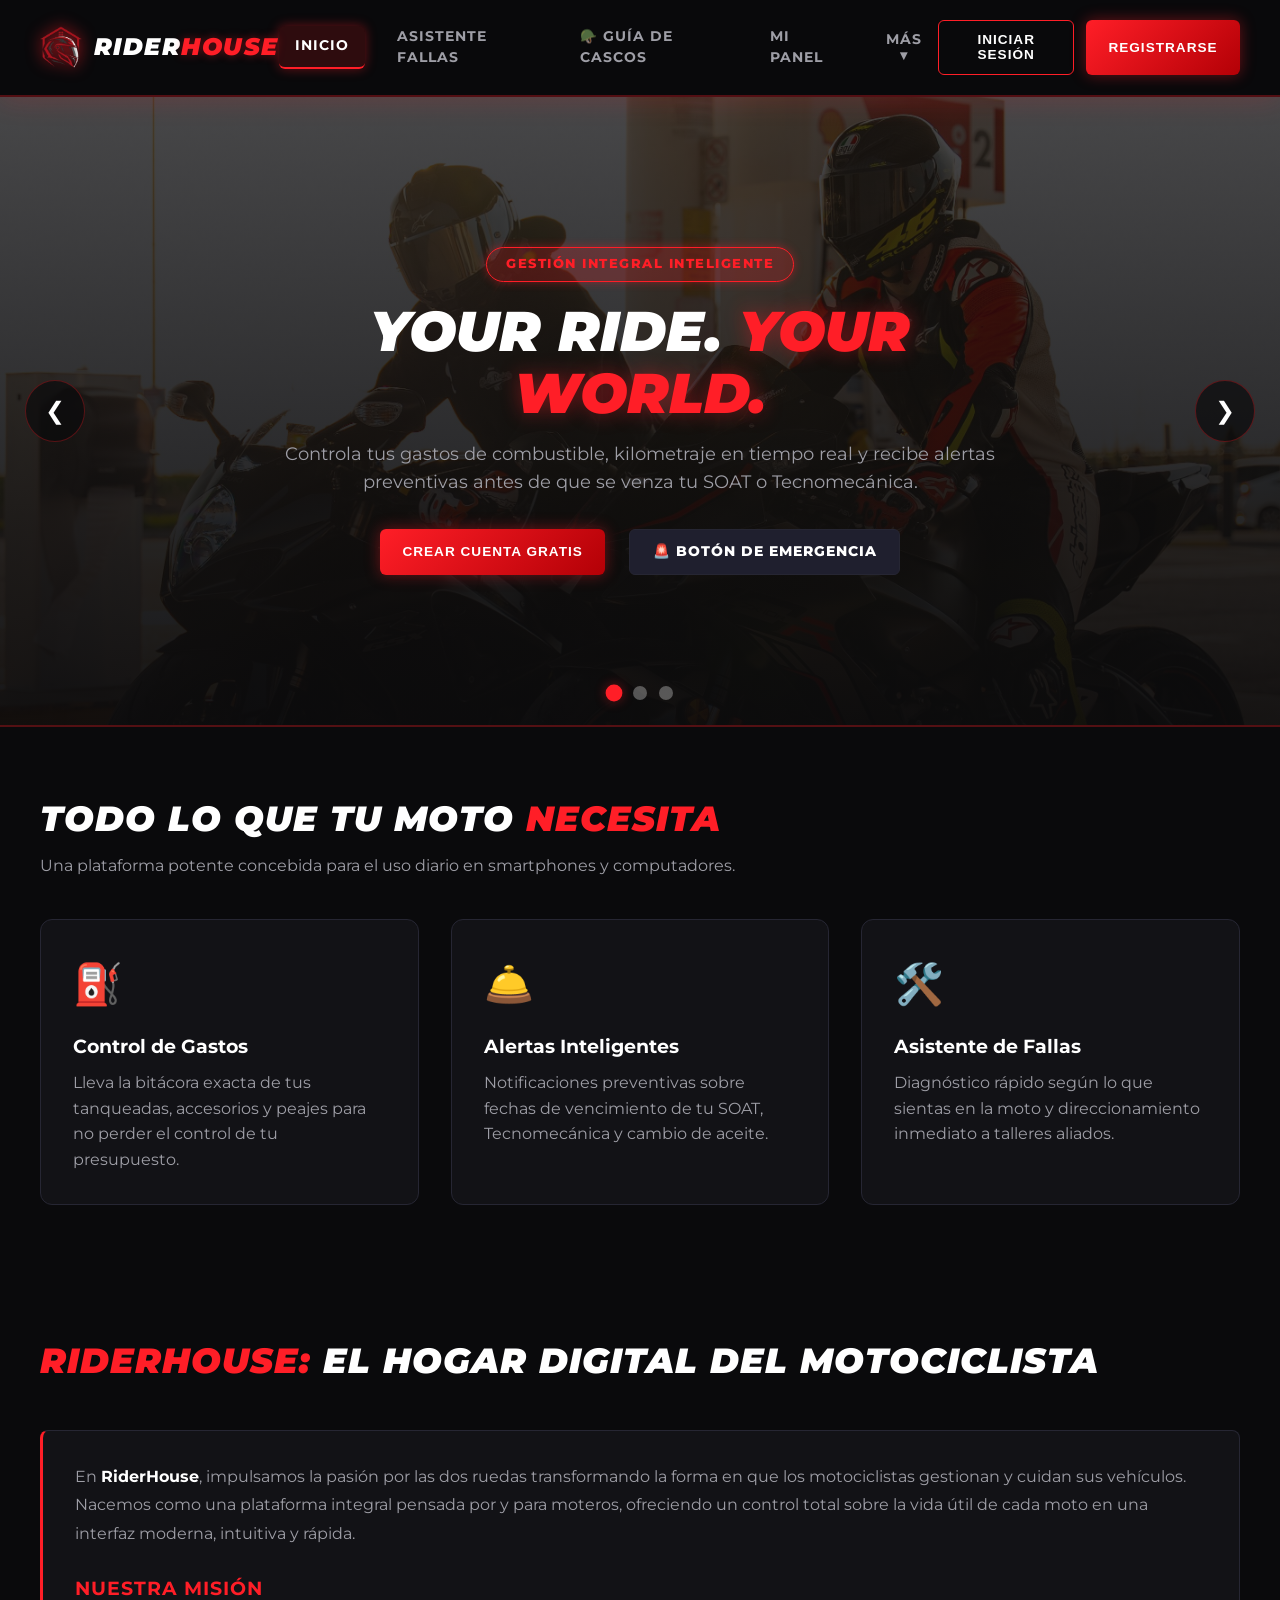
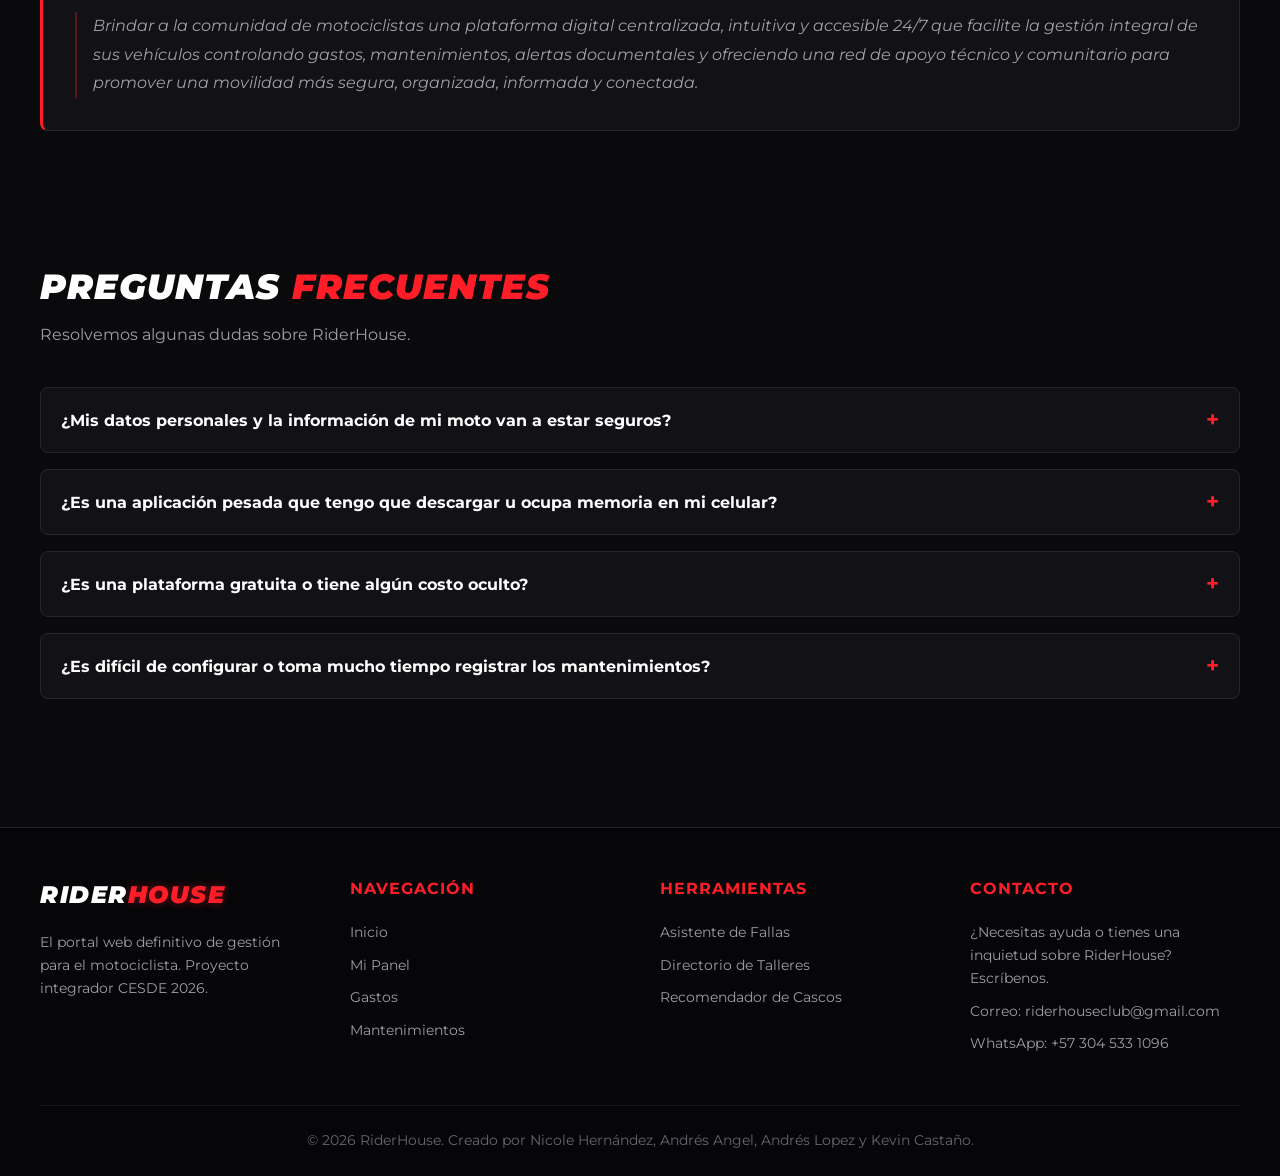
<file: index.html>
<!DOCTYPE html>
<html lang="es">
<head>
    <meta charset="UTF-8">
    <meta name="viewport" content="width=device-width, initial-scale=1.0">
    <title>RiderHouse - El Hogar del Motociclista</title>
    <link rel="preconnect" href="https://fonts.googleapis.com">
    <link rel="preconnect" href="https://fonts.gstatic.com" crossorigin>
    <link href="https://fonts.googleapis.com/css2?family=Montserrat:ital,wght@0,400;0,600;0,700;0,800;0,900;1,700;1,900&display=swap" rel="stylesheet">
    <link rel="stylesheet" href="css/styles.css">
</head>
<body>

    <!-- NAVBAR -->
    <header class="navbar">
        <a href="index.html" class="logo-container">
            <img src="img/logo.png" alt="RiderHouse Logo" class="logo-img" onerror="this.src='https://via.placeholder.com/42x42/ff1e27/FFFFFF?text=RH'">
            <span class="logo-text">RIDER<span>HOUSE</span></span>
        </a>

        <button class="mobile-nav-toggle" type="button" aria-label="Abrir menú de navegación" aria-expanded="false" aria-controls="primary-navigation">☰</button>
        <nav class="nav-links" id="primary-navigation">
            <a href="index.html" class="active">Inicio</a>
            <a href="asistente.html">Asistente Fallas</a>
            <a href="cascos.html">🪖 Guía de Cascos</a>
            <a href="dashboard.html">Mi Panel</a>
            <div class="dropdown">
                <button class="dropdown-btn">Más ▾</button>
                <div class="dropdown-menu">
                    <a href="gastos.html">Gastos</a>
                    <a href="mantenimientos.html">Mantenimientos</a>
                    <a href="talleres.html">Talleres</a>
                    <a href="foro.html">Foro</a>
                </div>
            </div>
        </nav>

        <div class="auth-buttons">
            <button onclick="openModal('login')" class="btn btn-outline">Iniciar Sesión</button>
            <button onclick="openModal('register')" class="btn btn-primary">Registrarse</button>
        </div>
    </header>

    <!-- HERO CAROUSEL -->
    <section class="hero-carousel-container">
        <div class="carousel">
            <!-- Slide 1 -->
            <div class="slide active" style="background-image: linear-gradient(rgba(10,10,12,0.75), rgba(10,10,12,0.95)), url('img/principal.jpg');">
                <div class="hero-content">
                    <span class="badge">Gestión Integral Inteligente</span>
                    <h1>YOUR RIDE. <span>YOUR WORLD.</span></h1>
                    <p>Controla tus gastos de combustible, kilometraje en tiempo real y recibe alertas preventivas antes de que se venza tu SOAT o Tecnomecánica.</p>
                    <div class="hero-actions">
                        <button onclick="openModal('register')" class="btn btn-primary">Crear Cuenta Gratis</button>
                        <a href="asistente.html" class="btn btn-secondary">🚨 Botón de Emergencia</a>
                    </div>
                </div>
            </div>

            <!-- Slide 2 -->
            <div class="slide" style="background-image: linear-gradient(rgba(10,10,12,0.75), rgba(10,10,12,0.95)), url('img/rodada.jpg');">
                <div class="hero-content">
                    <span class="badge">Próximo Evento Motero</span>
                    <h1>RODADA <span>MEDELLÍN 2027</span></h1>
                    <p>Únete a la comunidad de RiderHouse en nuestra próxima gran rodada nocturna por el Valle de Aburrá. ¡Conoce la ruta y confirma tu asistencia!</p>
                    <div class="hero-actions">
                        <a href="foro.html" class="btn btn-primary">Ver Detalles en el Foro</a>
                    </div>
                </div>
            </div>

            <!-- Slide 3 -->
            <div class="slide" style="background-image: linear-gradient(rgba(10,10,12,0.75), rgba(10,10,12,0.95)), url('img/taller.jpg');">
                <div class="hero-content">
                    <span class="badge">Asistente Técnico Especializado</span>
                    <h1>TALLERES <span>CERCA DE TI</span></h1>
                    <p>¿Tuviste un varado en ruta? Identifica la falla según los síntomas de tu moto y encuentra el taller especializado abierto más cercano.</p>
                    <div class="hero-actions">
                        <a href="talleres.html" class="btn btn-primary">Buscar Talleres</a>
                    </div>
                </div>
            </div>
        </div>

        <button class="carousel-btn prev" onclick="moveSlide(-1)">&#10094;</button>
        <button class="carousel-btn next" onclick="moveSlide(1)">&#10095;</button>
        
        <div class="carousel-dots">
            <span class="dot active" onclick="setSlide(0)"></span>
            <span class="dot" onclick="setSlide(1)"></span>
            <span class="dot" onclick="setSlide(2)"></span>
        </div>
    </section>

    <!-- CARACTERÍSTICAS PRINCIPALES -->
    <section class="container section-space">
        <div class="section-title">
            <h2>Todo lo que tu moto <span>necesita</span></h2>
            <p>Una plataforma potente concebida para el uso diario en smartphones y computadores.</p>
        </div>

        <div class="grid-cards">
            <div class="card">
                <div class="card-icon">⛽</div>
                <h3>Control de Gastos</h3>
                <p style="color:var(--text-gray); margin-top:0.5rem;">Lleva la bitácora exacta de tus tanqueadas, accesorios y peajes para no perder el control de tu presupuesto.</p>
            </div>

            <div class="card">
                <div class="card-icon">🛎️</div>
                <h3>Alertas Inteligentes</h3>
                <p style="color:var(--text-gray); margin-top:0.5rem;">Notificaciones preventivas sobre fechas de vencimiento de tu SOAT, Tecnomecánica y cambio de aceite.</p>
            </div>

            <div class="card">
                <div class="card-icon">🛠️</div>
                <h3>Asistente de Fallas</h3>
                <p style="color:var(--text-gray); margin-top:0.5rem;">Diagnóstico rápido según lo que sientas en la moto y direccionamiento inmediato a talleres aliados.</p>
            </div>
        </div>
    </section>

    <!-- SOBRE RIDERHOUSE -->
    <section class="container section-space about-section">
        <div class="section-title">
            <h2><span>RIDERHOUSE:</span> El hogar digital del motociclista</h2>
        </div>

        <div class="about-content">
            <p>En <strong>RiderHouse</strong>, impulsamos la pasión por las dos ruedas transformando la forma en que los motociclistas gestionan y cuidan sus vehículos. Nacemos como una plataforma integral pensada por y para moteros, ofreciendo un control total sobre la vida útil de cada moto en una interfaz moderna, intuitiva y rápida.</p>

            <h3>Nuestra Misión</h3>
            <blockquote>Brindar a la comunidad de motociclistas una plataforma digital centralizada, intuitiva y accesible 24/7 que facilite la gestión integral de sus vehículos controlando gastos, mantenimientos, alertas documentales y ofreciendo una red de apoyo técnico y comunitario para promover una movilidad más segura, organizada, informada y conectada.</blockquote>
        </div>
    </section>

    <!-- PREGUNTAS FRECUENTES -->
    <section class="container section-space faq-section">
        <div class="section-title">
            <h2>Preguntas <span>frecuentes</span></h2>
            <p>Resolvemos algunas dudas sobre RiderHouse.</p>
        </div>

        <div class="faq-list">
            <details class="faq-item">
                <summary>¿Mis datos personales y la información de mi moto van a estar seguros?</summary>
                <p>La plataforma cuenta con una arquitectura de base de datos relacional robusta y protocolos de acceso seguros mediante usuario y contraseña, garantizando que la información del vehículo, documentos y datos de contacto sean privados y de uso exclusivo del propietario.</p>
            </details>

            <details class="faq-item">
                <summary>¿Es una aplicación pesada que tengo que descargar u ocupa memoria en mi celular?</summary>
                <p>No requiere descargas pesadas en tiendas de aplicaciones. Al ser un desarrollo web optimizado (responsive), se puede acceder de forma rápida y directa desde el navegador del celular o computador, funcionando como una aplicación web ligera.</p>
            </details>

            <details class="faq-item">
                <summary>¿Es una plataforma gratuita o tiene algún costo oculto?</summary>
                <p>Está concebida como una herramienta accesible y de uso libre para la comunidad motera, diseñada inicialmente para centralizar la gestión personal del vehículo sin barreras económicas.</p>
            </details>

            <details class="faq-item">
                <summary>¿Es difícil de configurar o toma mucho tiempo registrar los mantenimientos?</summary>
                <p>El sistema cuenta con interfaces intuitivas, formularios rápidos y un menú estructurado paso a paso. Registrar una tanqueada de gasolina o un mantenimiento toma menos de un minuto, facilitando que el usuario mantenga su bitácora al día sin pereza.</p>
            </details>
        </div>
    </section>

    <!-- MODAL DE AUTENTICACIÓN -->
    <div id="modal-auth" class="modal">
        <div class="modal-content">
            <span class="close-btn" onclick="closeModal()">&times;</span>
            
            <!-- VISTA INICIAR SESIÓN -->
            <div id="form-login-view">
                <h3 style="font-size:1.6rem; font-style:italic; margin-bottom:1.5rem;">INICIAR <span>SESIÓN</span></h3>
                <form onsubmit="simularLogin(event)">
                    <div class="form-group" style="margin-bottom:1.2rem;">
                        <label>Nombre de Usuario</label>
                        <input type="text" id="login-user" required placeholder="Ej: carlos_99">
                    </div>
                    <div class="form-group" style="margin-bottom:1.8rem;">
                        <label>Contraseña</label>
                        <input type="password" required placeholder="••••••••">
                    </div>
                    <button type="submit" class="btn btn-primary btn-block">Ingresar</button>
                </form>
            </div>

            <!-- VISTA REGISTRO DE USUARIO -->
            <div id="form-register-view" style="display:none;">
                <h3 style="font-size:1.6rem; font-style:italic; margin-bottom:1.5rem;">REGISTRO DE <span>USUARIO</span></h3>
                <form onsubmit="simularRegistroUsuario(event)">
                    <div class="form-group" style="margin-bottom:1rem;">
                        <label>Nombre de Usuario (Único)</label>
                        <input type="text" id="reg-username" required placeholder="Ej: nicole_taborda">
                    </div>
                    <div class="form-grid" style="margin-bottom:0.5rem;">
                        <div class="form-group">
                            <label>Nombre</label>
                            <input type="text" id="reg-nombre" required placeholder="Nicole">
                        </div>
                        <div class="form-group">
                            <label>Apellido</label>
                            <input type="text" required placeholder="Hernández">
                        </div>
                    </div>
                    <div class="form-group" style="margin-bottom:1rem;">
                        <label>Correo Electrónico</label>
                        <input type="email" required placeholder="nicole@outlook.com">
                    </div>
                    <div class="form-grid" style="margin-bottom:0.5rem;">
                        <div class="form-group">
                            <label>Teléfono</label>
                            <input type="tel" required placeholder="3045331096">
                        </div>
                        <div class="form-group">
                            <label>Dirección</label>
                            <input type="text" required placeholder="Calle 36 Sur #43">
                        </div>
                    </div>
                    <button type="submit" class="btn btn-primary btn-block" style="margin-top:1rem;">Crear mi Cuenta</button>
                </form>
            </div>
        </div>
    </div>

    <!-- FOOTER -->
    <footer class="footer">
        <div class="footer-content">
            <div class="footer-col">
                <h3 class="logo-text" style="margin-bottom:1rem;">RIDER<span>HOUSE</span></h3>
                <p>El portal web definitivo de gestión para el motociclista. Proyecto integrador CESDE 2026.</p>
            </div>
            <div class="footer-col">
                <h4>Navegación</h4>
                <a href="index.html">Inicio</a>
                <a href="dashboard.html">Mi Panel</a>
                <a href="gastos.html">Gastos</a>
                <a href="mantenimientos.html">Mantenimientos</a>
            </div>
            <div class="footer-col">
                <h4>Herramientas</h4>
                <a href="asistente.html">Asistente de Fallas</a>
                <a href="talleres.html">Directorio de Talleres</a>
                <a href="cascos.html">Recomendador de Cascos</a>
            </div>
            <div class="footer-col">
                <h4>Contacto</h4>
                <p>¿Necesitas ayuda o tienes una inquietud sobre RiderHouse? Escríbenos.</p>
                <a href="mailto:riderhouseclub@gmail.com?subject=Ayuda%20o%20inquietud%20sobre%20RiderHouse&body=Hola%2C%20necesito%20ayuda%20o%20tengo%20una%20inquietud%20sobre%20RiderHouse.">Correo: riderhouseclub@gmail.com</a>
                <a href="https://wa.me/573045331096?text=Hola%2C%20necesito%20ayuda%20o%20tengo%20una%20inquietud%20sobre%20RiderHouse." target="_blank" rel="noopener noreferrer">WhatsApp: +57 304 533 1096</a>
            </div>
        </div>
        <div class="footer-bottom">
            <p>&copy; 2026 RiderHouse. Creado por Nicole Hernández, Andrés Angel, Andrés Lopez y Kevin Castaño.</p>
        </div>
    </footer>

    <script src="js/main.js"></script>
</body>
</html>
</file>
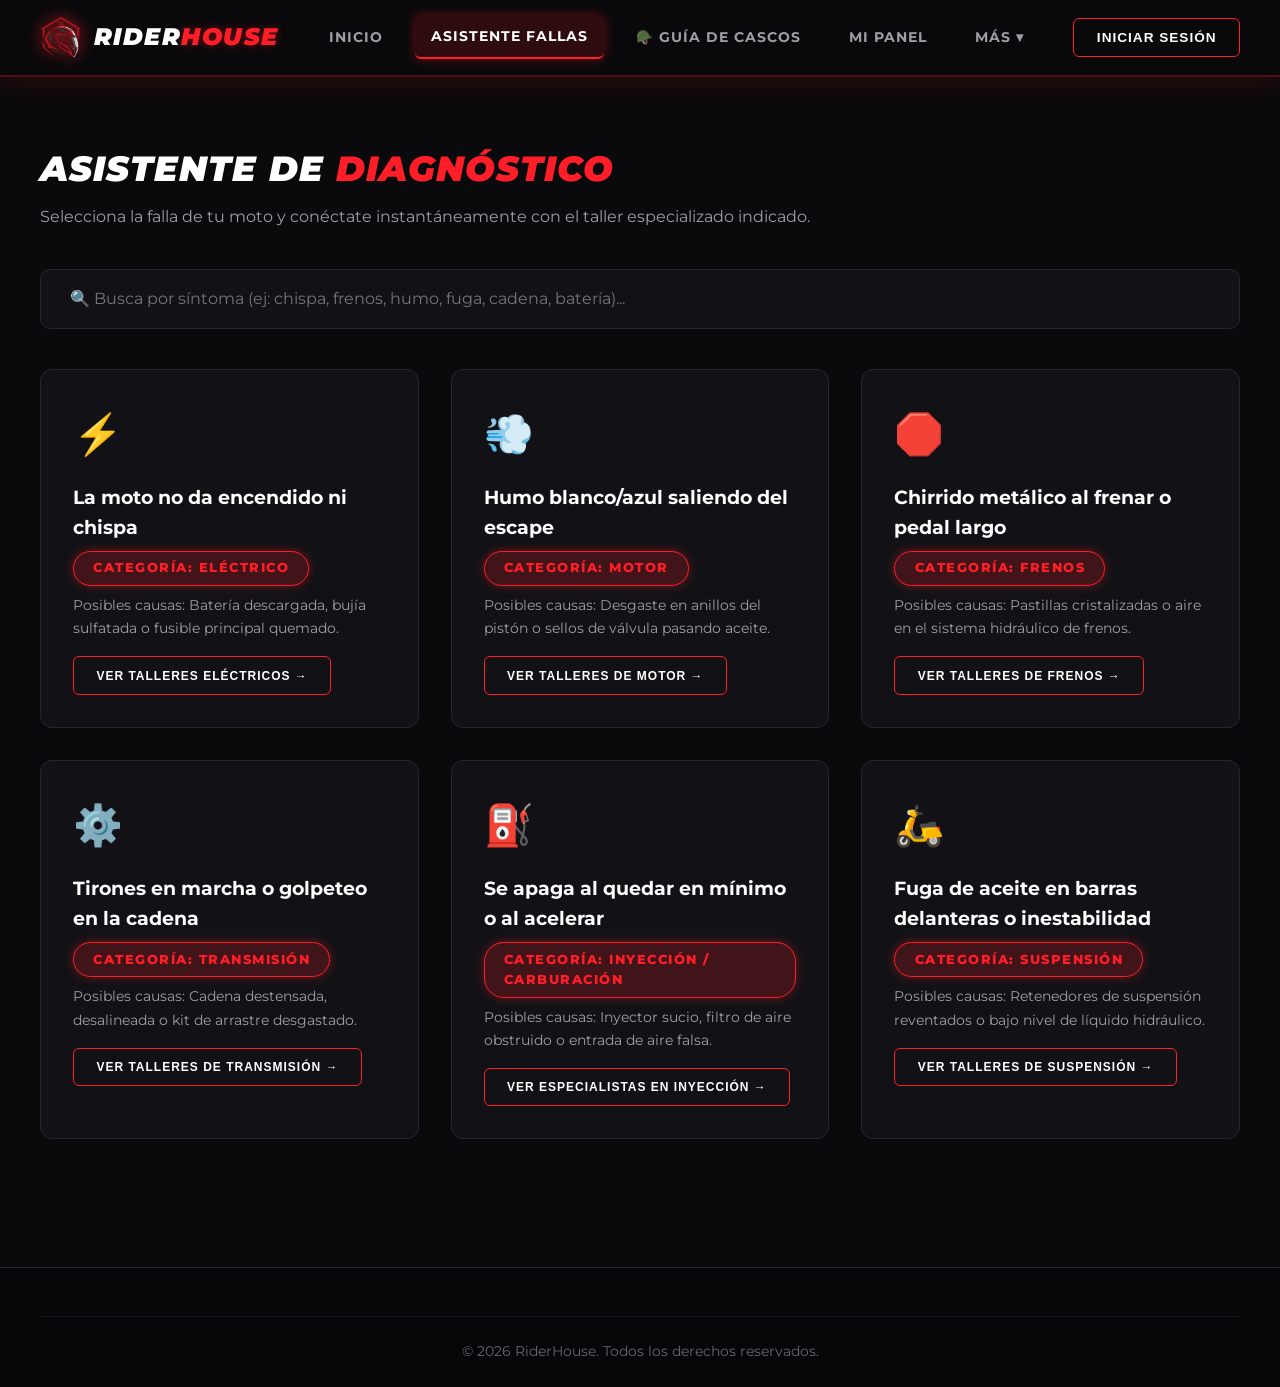
<file: asistente.html>
<!DOCTYPE html>
<html lang="es">
<head>
    <meta charset="UTF-8">
    <meta name="viewport" content="width=device-width, initial-scale=1.0">
    <title>Asistente de Fallas - RiderHouse</title>
    <link href="https://fonts.googleapis.com/css2?family=Montserrat:ital,wght@0,400;0,600;0,700;0,800;0,900;1,700;1,900&display=swap" rel="stylesheet">
    <link rel="stylesheet" href="css/styles.css">
</head>
<body>
    <header class="navbar">
        <a href="index.html" class="logo-container">
            <img src="img/logo.png" alt="RiderHouse Logo" class="logo-img" onerror="this.src='https://via.placeholder.com/42x42/ff1e27/FFFFFF?text=RH'">
            <span class="logo-text">RIDER<span>HOUSE</span></span>
        </a>
        <button class="mobile-nav-toggle" type="button" aria-label="Abrir menú de navegación" aria-expanded="false" aria-controls="primary-navigation">☰</button>
        <nav class="nav-links" id="primary-navigation">
            <a href="index.html">Inicio</a>
            <a href="asistente.html" class="active">Asistente Fallas</a>
            <a href="cascos.html">🪖 Guía de Cascos</a>
            <a href="dashboard.html">Mi Panel</a>
            <div class="dropdown">
                <button class="dropdown-btn">Más ▾</button>
                <div class="dropdown-menu">
                    <a href="gastos.html">Gastos</a>
                    <a href="mantenimientos.html">Mantenimientos</a>
                    <a href="talleres.html">Talleres</a>
                    <a href="foro.html">Foro</a>
                </div>
            </div>
        </nav>
        <div class="auth-buttons">
            <button onclick="openModal('login')" class="btn btn-outline">Iniciar Sesión</button>
        </div>
    </header>

    <main class="container section-space">
        <div class="section-title">
            <h2>Asistente de <span>Diagnóstico</span></h2>
            <p>Selecciona la falla de tu moto y conéctate instantáneamente con el taller especializado indicado.</p>
        </div>

        <div class="search-box">
            <input type="text" id="search-sintoma" onkeyup="filtrarSintomas()" placeholder="🔍 Busca por síntoma (ej: chispa, frenos, humo, fuga, cadena, batería)...">
        </div>

        <div class="grid-cards">
            <!-- FALLA 1 -->
            <a href="talleres.html?esp=Electrico" class="card sintoma-card" data-nombre="no prende chispa motor electrico bateria" style="text-decoration:none; color:inherit;">
                <div class="card-icon">⚡</div>
                <h3 style="font-size:1.2rem; color:var(--text-white);">La moto no da encendido ni chispa</h3>
                <span class="badge" style="margin:0.5rem 0;">Categoría: Eléctrico</span>
                <p style="color:var(--text-gray); font-size:0.9rem;">Posibles causas: Batería descargada, bujía sulfatada o fusible principal quemado.</p>
                <button class="btn btn-outline" style="margin-top:1rem; font-size:0.75rem;">Ver Talleres Eléctricos →</button>
            </a>

            <!-- FALLA 2 -->
            <a href="talleres.html?esp=Motor" class="card sintoma-card" data-nombre="humo blanco azul escape motor humo" style="text-decoration:none; color:inherit;">
                <div class="card-icon">💨</div>
                <h3 style="font-size:1.2rem; color:var(--text-white);">Humo blanco/azul saliendo del escape</h3>
                <span class="badge" style="margin:0.5rem 0;">Categoría: Motor</span>
                <p style="color:var(--text-gray); font-size:0.9rem;">Posibles causas: Desgaste en anillos del pistón o sellos de válvula pasando aceite.</p>
                <button class="btn btn-outline" style="margin-top:1rem; font-size:0.75rem;">Ver Talleres de Motor →</button>
            </a>

            <!-- FALLA 3 -->
            <a href="talleres.html?esp=Frenos" class="card sintoma-card" data-nombre="frenos chirrido pedal largo freno manigueta" style="text-decoration:none; color:inherit;">
                <div class="card-icon">🛑</div>
                <h3 style="font-size:1.2rem; color:var(--text-white);">Chirrido metálico al frenar o pedal largo</h3>
                <span class="badge" style="margin:0.5rem 0;">Categoría: Frenos</span>
                <p style="color:var(--text-gray); font-size:0.9rem;">Posibles causas: Pastillas cristalizadas o aire en el sistema hidráulico de frenos.</p>
                <button class="btn btn-outline" style="margin-top:1rem; font-size:0.75rem;">Ver Talleres de Frenos →</button>
            </a>

            <!-- FALLA 4 -->
            <a href="talleres.html?esp=Transmision" class="card sintoma-card" data-nombre="tirones cadena kit arrastre sonido marcha" style="text-decoration:none; color:inherit;">
                <div class="card-icon">⚙️</div>
                <h3 style="font-size:1.2rem; color:var(--text-white);">Tirones en marcha o golpeteo en la cadena</h3>
                <span class="badge" style="margin:0.5rem 0;">Categoría: Transmisión</span>
                <p style="color:var(--text-gray); font-size:0.9rem;">Posibles causas: Cadena destensada, desalineada o kit de arrastre desgastado.</p>
                <button class="btn btn-outline" style="margin-top:1rem; font-size:0.75rem;">Ver Talleres de Transmisión →</button>
            </a>

            <!-- FALLA 5 -->
            <a href="talleres.html?esp=Inyeccion" class="card sintoma-card" data-nombre="se apaga minimo acelerador inyeccion carburador" style="text-decoration:none; color:inherit;">
                <div class="card-icon">⛽</div>
                <h3 style="font-size:1.2rem; color:var(--text-white);">Se apaga al quedar en mínimo o al acelerar</h3>
                <span class="badge" style="margin:0.5rem 0;">Categoría: Inyección / Carburación</span>
                <p style="color:var(--text-gray); font-size:0.9rem;">Posibles causas: Inyector sucio, filtro de aire obstruido o entrada de aire falsa.</p>
                <button class="btn btn-outline" style="margin-top:1rem; font-size:0.75rem;">Ver Especialistas en Inyección →</button>
            </a>

            <!-- FALLA 6 -->
            <a href="talleres.html?esp=Suspension" class="card sintoma-card" data-nombre="fuga aceite barras delanteras suspension golpe" style="text-decoration:none; color:inherit;">
                <div class="card-icon">🛵</div>
                <h3 style="font-size:1.2rem; color:var(--text-white);">Fuga de aceite en barras delanteras o inestabilidad</h3>
                <span class="badge" style="margin:0.5rem 0;">Categoría: Suspensión</span>
                <p style="color:var(--text-gray); font-size:0.9rem;">Posibles causas: Retenedores de suspensión reventados o bajo nivel de líquido hidráulico.</p>
                <button class="btn btn-outline" style="margin-top:1rem; font-size:0.75rem;">Ver Talleres de Suspensión →</button>
            </a>
        </div>
    </main>

    <footer class="footer">
        <div class="footer-bottom">
            <p>&copy; 2026 RiderHouse. Todos los derechos reservados.</p>
        </div>
    </footer>
    <script src="js/main.js"></script>
</body>
</html>
</file>
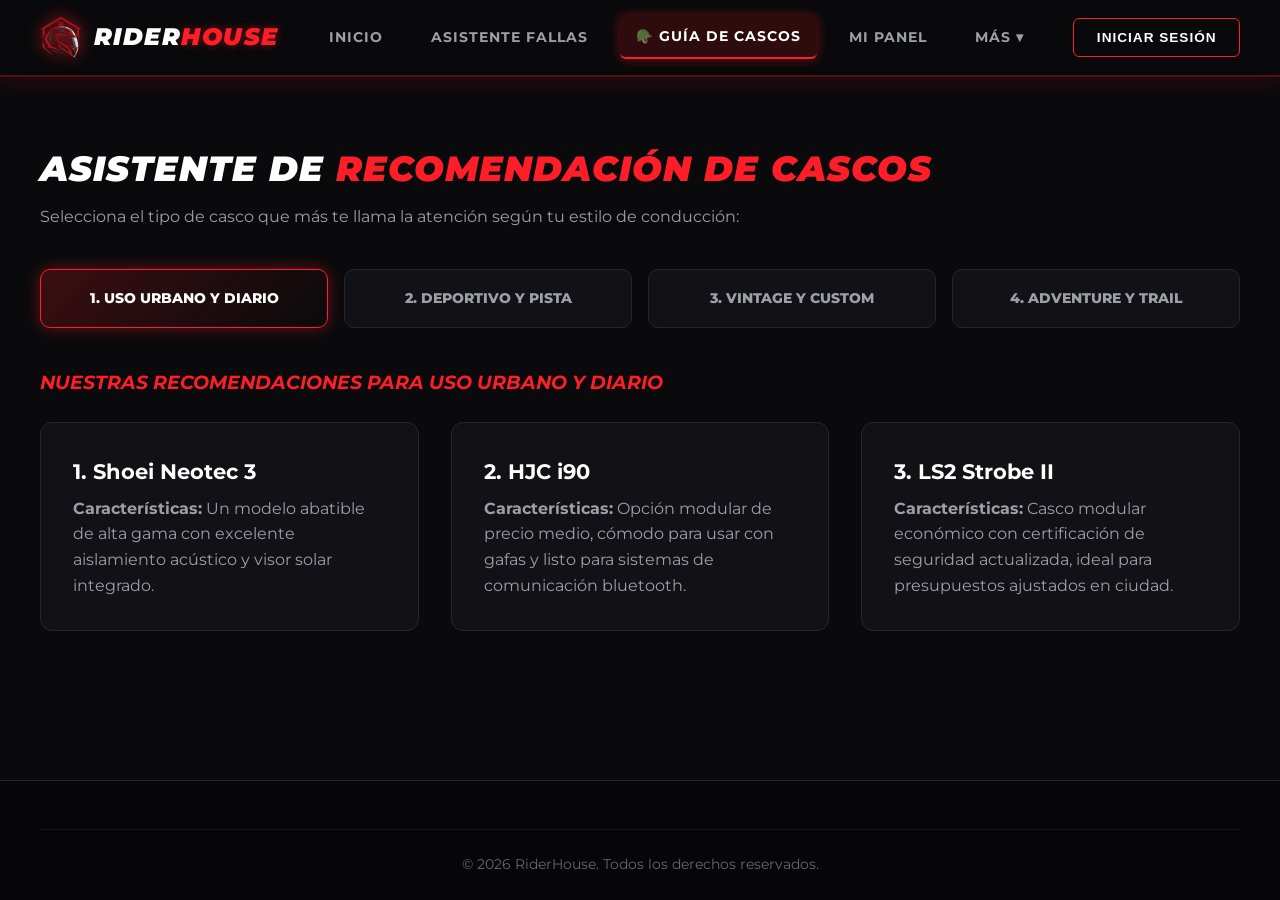
<file: cascos.html>
<!DOCTYPE html>
<html lang="es">
<head>
    <meta charset="UTF-8">
    <meta name="viewport" content="width=device-width, initial-scale=1.0">
    <title>Guía de Cascos - RiderHouse</title>
    <link href="https://fonts.googleapis.com/css2?family=Montserrat:ital,wght@0,400;0,600;0,700;0,800;0,900;1,700;1,900&display=swap" rel="stylesheet">
    <link rel="stylesheet" href="css/styles.css">
</head>
<body>
    <header class="navbar">
        <a href="index.html" class="logo-container">
            <img src="img/logo.png" alt="RiderHouse Logo" class="logo-img" onerror="this.src='https://via.placeholder.com/42x42/ff1e27/FFFFFF?text=RH'">
            <span class="logo-text">RIDER<span>HOUSE</span></span>
        </a>
        <button class="mobile-nav-toggle" type="button" aria-label="Abrir menú de navegación" aria-expanded="false" aria-controls="primary-navigation">☰</button>
        <nav class="nav-links" id="primary-navigation">
            <a href="index.html">Inicio</a>
            <a href="asistente.html">Asistente Fallas</a>
            <a href="cascos.html" class="active">🪖 Guía de Cascos</a>
            <a href="dashboard.html">Mi Panel</a>
            <div class="dropdown">
                <button class="dropdown-btn">Más ▾</button>
                <div class="dropdown-menu">
                    <a href="gastos.html">Gastos</a>
                    <a href="mantenimientos.html">Mantenimientos</a>
                    <a href="talleres.html">Talleres</a>
                    <a href="foro.html">Foro</a>
                </div>
            </div>
        </nav>
        <div class="auth-buttons">
            <button onclick="openModal('login')" class="btn btn-outline">Iniciar Sesión</button>
        </div>
    </header>

    <main class="container section-space">
        <div class="section-title">
            <h2>Asistente de <span>Recomendación de Cascos</span></h2>
            <p>Selecciona el tipo de casco que más te llama la atención según tu estilo de conducción:</p>
        </div>

        <div class="tab-buttons">
            <button class="tab-btn active" onclick="switchTab('urbano')">1. Uso Urbano y Diario</button>
            <button class="tab-btn" onclick="switchTab('deportivo')">2. Deportivo y Pista</button>
            <button class="tab-btn" onclick="switchTab('vintage')">3. Vintage y Custom</button>
            <button class="tab-btn" onclick="switchTab('adventure')">4. Adventure y Trail</button>
        </div>

        <!-- OPCIÓN 1: URBANO Y DIARIO -->
        <div id="urbano" class="tab-content active">
            <h3 style="color:var(--accent-red); font-style:italic; margin-bottom:1.5rem; text-transform:uppercase;">NUESTRAS RECOMENDACIONES PARA USO URBANO Y DIARIO</h3>
            <div class="grid-cards">
                <div class="card">
                    <h4 style="font-size:1.3rem; color:var(--text-white); margin-bottom:0.5rem;">1. Shoei Neotec 3</h4>
                    <p style="color:var(--text-gray);"><strong>Características:</strong> Un modelo abatible de alta gama con excelente aislamiento acústico y visor solar integrado.</p>
                </div>
                <div class="card">
                    <h4 style="font-size:1.3rem; color:var(--text-white); margin-bottom:0.5rem;">2. HJC i90</h4>
                    <p style="color:var(--text-gray);"><strong>Características:</strong> Opción modular de precio medio, cómodo para usar con gafas y listo para sistemas de comunicación bluetooth.</p>
                </div>
                <div class="card">
                    <h4 style="font-size:1.3rem; color:var(--text-white); margin-bottom:0.5rem;">3. LS2 Strobe II</h4>
                    <p style="color:var(--text-gray);"><strong>Características:</strong> Casco modular económico con certificación de seguridad actualizada, ideal para presupuestos ajustados en ciudad.</p>
                </div>
            </div>
        </div>

        <!-- OPCIÓN 2: DEPORTIVO Y PISTA -->
        <div id="deportivo" class="tab-content">
            <h3 style="color:var(--accent-red); font-style:italic; margin-bottom:1.5rem; text-transform:uppercase;">NUESTRAS RECOMENDACIONES PARA DEPORTIVO Y PISTA</h3>
            <div class="grid-cards">
                <div class="card">
                    <h4 style="font-size:1.3rem; color:var(--text-white); margin-bottom:0.5rem;">1. Shoei X-Fifteen</h4>
                    <p style="color:var(--text-gray);"><strong>Características:</strong> El estándar de oro en la pista, usado en MotoGP, con un coeficiente aerodinámico sobresaliente.</p>
                </div>
                <div class="card">
                    <h4 style="font-size:1.3rem; color:var(--text-white); margin-bottom:0.5rem;">2. AGV K6 S</h4>
                    <p style="color:var(--text-gray);"><strong>Características:</strong> Extremadamente ligero gracias a su calota de fibra de carbono y aramida, con un diseño italiano muy afilado.</p>
                </div>
                <div class="card">
                    <h4 style="font-size:1.3rem; color:var(--text-white); margin-bottom:0.5rem;">3. Scorpion EXO-R1 EVO Air</h4>
                    <p style="color:var(--text-gray);"><strong>Características:</strong> Excelente balance calidad-precio en el segmento deportivo, incluye almohadillas inflables para un ajuste milimétrico.</p>
                </div>
            </div>
        </div>

        <!-- OPCIÓN 3: VINTAGE Y CUSTOM -->
        <div id="vintage" class="tab-content">
            <h3 style="color:var(--accent-red); font-style:italic; margin-bottom:1.5rem; text-transform:uppercase;">NUESTRAS RECOMENDACIONES PARA VINTAGE Y CUSTOM</h3>
            <div class="grid-cards">
                <div class="card">
                    <h4 style="font-size:1.3rem; color:var(--text-white); margin-bottom:0.5rem;">1. Bell Bullitt</h4>
                    <p style="color:var(--text-gray);"><strong>Características:</strong> El referente definitivo de estética retro integral, con un campo de visión gigantesco y acabados de cuero en el interior.</p>
                </div>
                <div class="card">
                    <h4 style="font-size:1.3rem; color:var(--text-white); margin-bottom:0.5rem;">2. Shoei Glamster</h4>
                    <p style="color:var(--text-gray);"><strong>Características:</strong> Ofrece un diseño limpio y clásico sin comprometer la comodidad y la seguridad de un casco moderno de gama alta.</p>
                </div>
                <div class="card">
                    <h4 style="font-size:1.3rem; color:var(--text-white); margin-bottom:0.5rem;">3. Biltwell Gringo S ECE</h4>
                    <p style="color:var(--text-gray);"><strong>Características:</strong> Opción clásica de perfil bajo, muy popular en la cultura custom por sus colores y sencillez.</p>
                </div>
            </div>
        </div>

        <!-- OPCIÓN 4: ADVENTURE Y TRAIL -->
        <div id="adventure" class="tab-content">
            <h3 style="color:var(--accent-red); font-style:italic; margin-bottom:1.5rem; text-transform:uppercase;">NUESTRAS RECOMENDACIONES PARA ADVENTURE Y TRAIL</h3>
            <div class="grid-cards">
                <div class="card">
                    <h4 style="font-size:1.3rem; color:var(--text-white); margin-bottom:0.5rem;">1. Arai Tour-X5</h4>
                    <p style="color:var(--text-gray);"><strong>Características:</strong> El modelo premium por excelencia para aventura, súper versátil ya que permite desmontar la visera o la pantalla fácilmente.</p>
                </div>
                <div class="card">
                    <h4 style="font-size:1.3rem; color:var(--text-white); margin-bottom:0.5rem;">2. Shoei Hornet X2</h4>
                    <p style="color:var(--text-gray);"><strong>Características:</strong> Diseñado para largos viajes mixtos, mantiene una gran estabilidad en autopista a pesar de tener visera off-road.</p>
                </div>
                <div class="card">
                    <h4 style="font-size:1.3rem; color:var(--text-white); margin-bottom:0.5rem;">3. Bell MX-9 Adventure MIPS</h4>
                    <p style="color:var(--text-gray);"><strong>Características:</strong> Una alternativa intermedia muy segura gracias a la tecnología de protección contra impactos rotacionales MIPS.</p>
                </div>
            </div>
        </div>
    </main>

    <footer class="footer">
        <div class="footer-bottom">
            <p>&copy; 2026 RiderHouse. Todos los derechos reservados.</p>
        </div>
    </footer>
    <script src="js/main.js"></script>
</body>
</html>
</file>
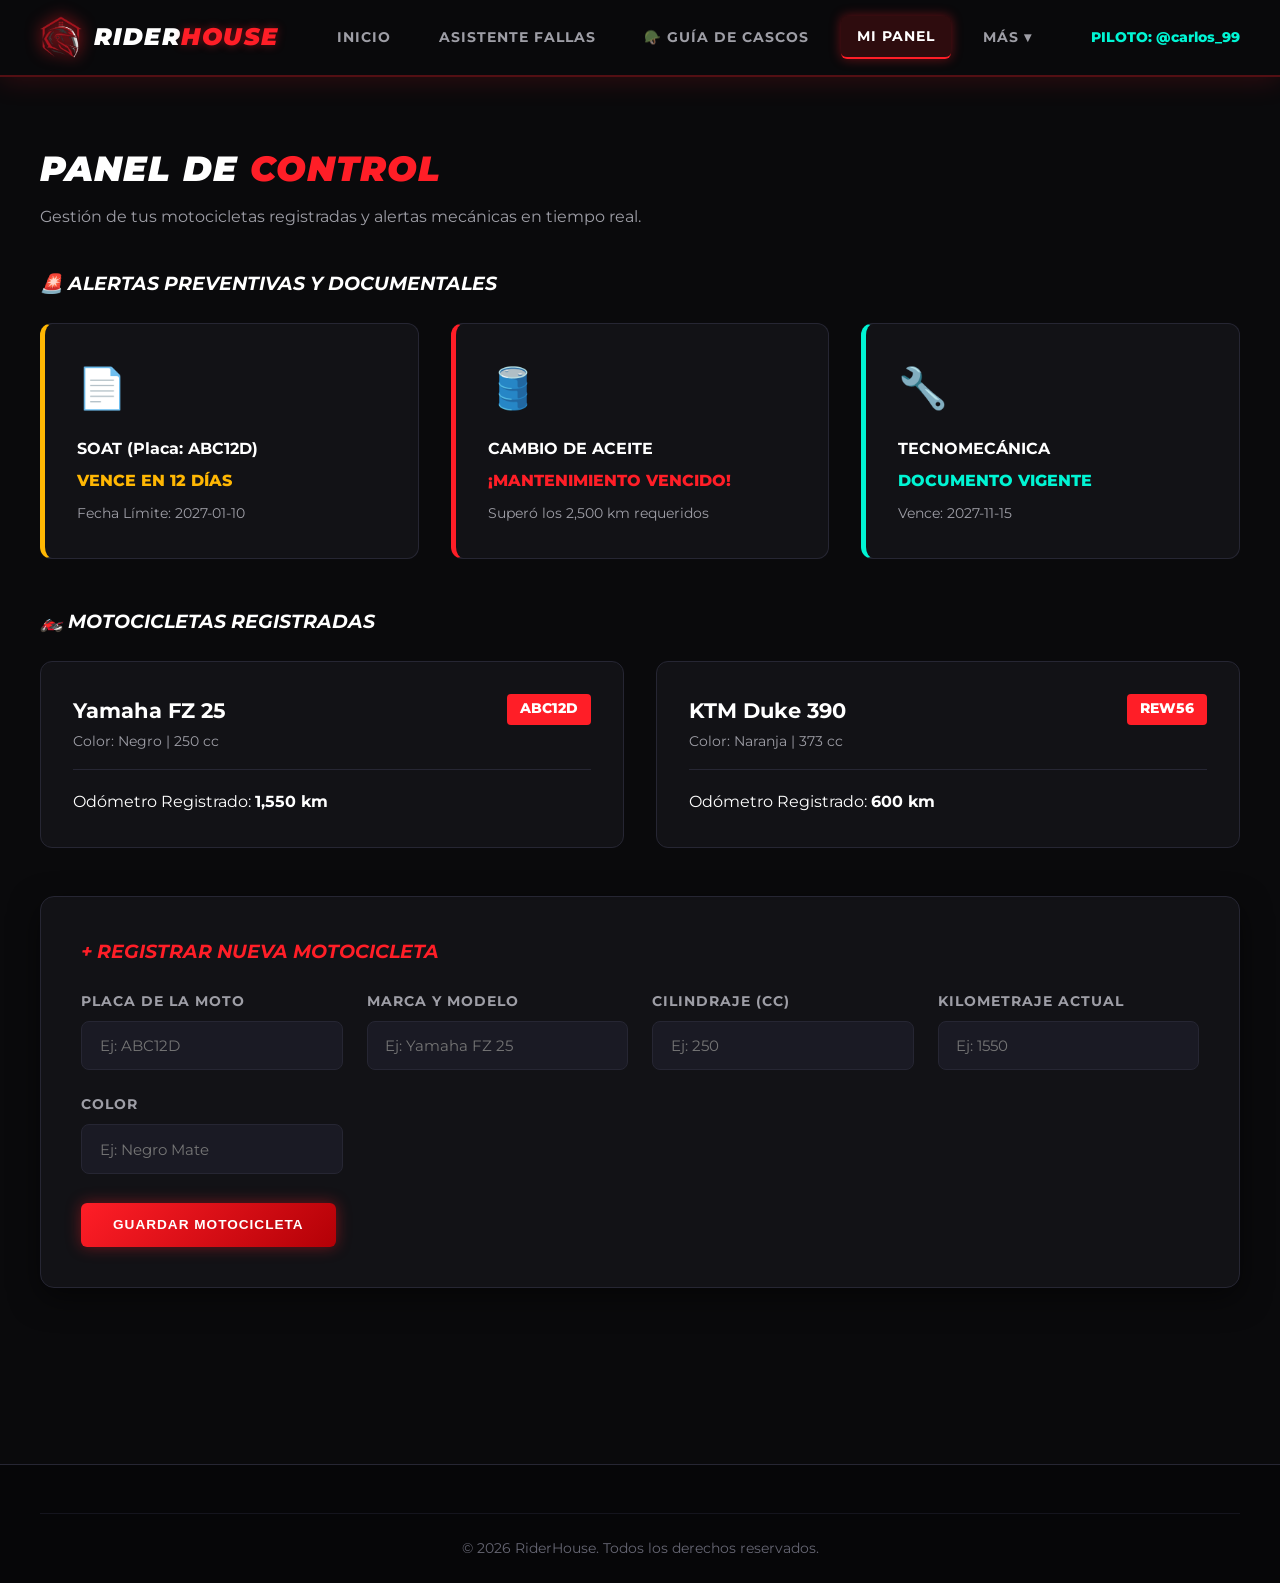
<file: dashboard.html>
<!DOCTYPE html>
<html lang="es">
<head>
    <meta charset="UTF-8">
    <meta name="viewport" content="width=device-width, initial-scale=1.0">
    <title>Mi Panel - RiderHouse</title>
    <link href="https://fonts.googleapis.com/css2?family=Montserrat:ital,wght@0,400;0,600;0,700;0,800;0,900;1,700;1,900&display=swap" rel="stylesheet">
    <link rel="stylesheet" href="css/styles.css">
</head>
<body>
    <header class="navbar">
        <a href="index.html" class="logo-container">
            <img src="img/logo.png" alt="RiderHouse Logo" class="logo-img" onerror="this.src='https://via.placeholder.com/42x42/ff1e27/FFFFFF?text=RH'">
            <span class="logo-text">RIDER<span>HOUSE</span></span>
        </a>
        <button class="mobile-nav-toggle" type="button" aria-label="Abrir menú de navegación" aria-expanded="false" aria-controls="primary-navigation">☰</button>
        <nav class="nav-links" id="primary-navigation">
            <a href="index.html">Inicio</a>
            <a href="asistente.html">Asistente Fallas</a>
            <a href="cascos.html">🪖 Guía de Cascos</a>
            <a href="dashboard.html" class="active">Mi Panel</a>
            <div class="dropdown">
                <button class="dropdown-btn">Más ▾</button>
                <div class="dropdown-menu">
                    <a href="gastos.html">Gastos</a>
                    <a href="mantenimientos.html">Mantenimientos</a>
                    <a href="talleres.html">Talleres</a>
                    <a href="foro.html">Foro</a>
                </div>
            </div>
        </nav>
        <div class="auth-buttons">
            <span style="color:#00f5d4; font-weight:800; font-size:0.9rem;">PILOTO: @carlos_99</span>
        </div>
    </header>

    <main class="container section-space">
        <div class="section-title">
            <h2>Panel de <span>Control</span></h2>
            <p>Gestión de tus motocicletas registradas y alertas mecánicas en tiempo real.</p>
        </div>

        <!-- SECCIÓN DE ALERTAS PRINCIPALES -->
        <h3 style="font-style:italic; text-transform:uppercase; margin-bottom:1rem; color:var(--text-white);">🚨 ALERTAS PREVENTIVAS Y DOCUMENTALES</h3>
        <div class="grid-cards" style="margin-bottom:3rem;">
            <div class="card alert-card warning">
                <div class="card-icon">📄</div>
                <div>
                    <h4>SOAT (Placa: ABC12D)</h4>
                    <p class="alert-status">VENCE EN 12 DÍAS</p>
                    <span style="font-size:0.85rem; color:var(--text-gray);">Fecha Límite: 2027-01-10</span>
                </div>
            </div>
            <div class="card alert-card danger">
                <div class="card-icon">🛢️</div>
                <div>
                    <h4>CAMBIO DE ACEITE</h4>
                    <p class="alert-status">¡MANTENIMIENTO VENCIDO!</p>
                    <span style="font-size:0.85rem; color:var(--text-gray);">Superó los 2,500 km requeridos</span>
                </div>
            </div>
            <div class="card alert-card success">
                <div class="card-icon">🔧</div>
                <div>
                    <h4>TECNOMECÁNICA</h4>
                    <p class="alert-status">DOCUMENTO VIGENTE</p>
                    <span style="font-size:0.85rem; color:var(--text-gray);">Vence: 2027-11-15</span>
                </div>
            </div>
        </div>

        <!-- SECCIÓN DE MIS MOTOS Y REGISTRO DE NUEVA MOTO -->
        <div style="display:flex; justify-content:space-between; align-items:center; margin-bottom:1.5rem; flex-wrap:wrap; gap:1rem;">
            <h3 style="font-style:italic; text-transform:uppercase;">🏍️ MOTOCICLETAS REGISTRADAS</h3>
        </div>

        <div class="grid-cards" id="motos-container" style="margin-bottom:3rem;">
            <div class="card">
                <div class="moto-header">
                    <div>
                        <h3 style="font-size:1.3rem;">Yamaha FZ 25</h3>
                        <p style="color:var(--text-gray); font-size:0.9rem; margin-top:0.2rem;">Color: Negro | 250 cc</p>
                    </div>
                    <span class="moto-tag">ABC12D</span>
                </div>
                <p>Odómetro Registrado: <strong style="color:var(--text-white);">1,550 km</strong></p>
            </div>

            <div class="card">
                <div class="moto-header">
                    <div>
                        <h3 style="font-size:1.3rem;">KTM Duke 390</h3>
                        <p style="color:var(--text-gray); font-size:0.9rem; margin-top:0.2rem;">Color: Naranja | 373 cc</p>
                    </div>
                    <span class="moto-tag">REW56</span>
                </div>
                <p>Odómetro Registrado: <strong style="color:var(--text-white);">600 km</strong></p>
            </div>
        </div>

        <!-- FORMULARIO SEPARADO PARA REGISTRAR OTRA MOTO -->
        <div class="form-container">
            <h3 style="font-style:italic; text-transform:uppercase; margin-bottom:1.5rem; color:var(--accent-red);">+ REGISTRAR NUEVA MOTOCICLETA</h3>
            <form onsubmit="simularRegistroMoto(event)">
                <div class="form-grid">
                    <div class="form-group">
                        <label>Placa de la Moto</label>
                        <input type="text" id="moto-placa" required placeholder="Ej: ABC12D" maxlength="6">
                    </div>
                    <div class="form-group">
                        <label>Marca y Modelo</label>
                        <input type="text" id="moto-modelo" required placeholder="Ej: Yamaha FZ 25">
                    </div>
                    <div class="form-group">
                        <label>Cilindraje (cc)</label>
                        <input type="number" id="moto-cc" required placeholder="Ej: 250">
                    </div>
                    <div class="form-group">
                        <label>Kilometraje Actual</label>
                        <input type="number" id="moto-km" required placeholder="Ej: 1550">
                    </div>
                    <div class="form-group">
                        <label>Color</label>
                        <input type="text" id="moto-color" required placeholder="Ej: Negro Mate">
                    </div>
                </div>
                <button type="submit" class="btn btn-primary" style="padding:0.9rem 2rem;">Guardar Motocicleta</button>
            </form>
        </div>
    </main>

    <footer class="footer">
        <div class="footer-bottom">
            <p>&copy; 2026 RiderHouse. Todos los derechos reservados.</p>
        </div>
    </footer>
    <script src="js/main.js"></script>
</body>
</html>
</file>
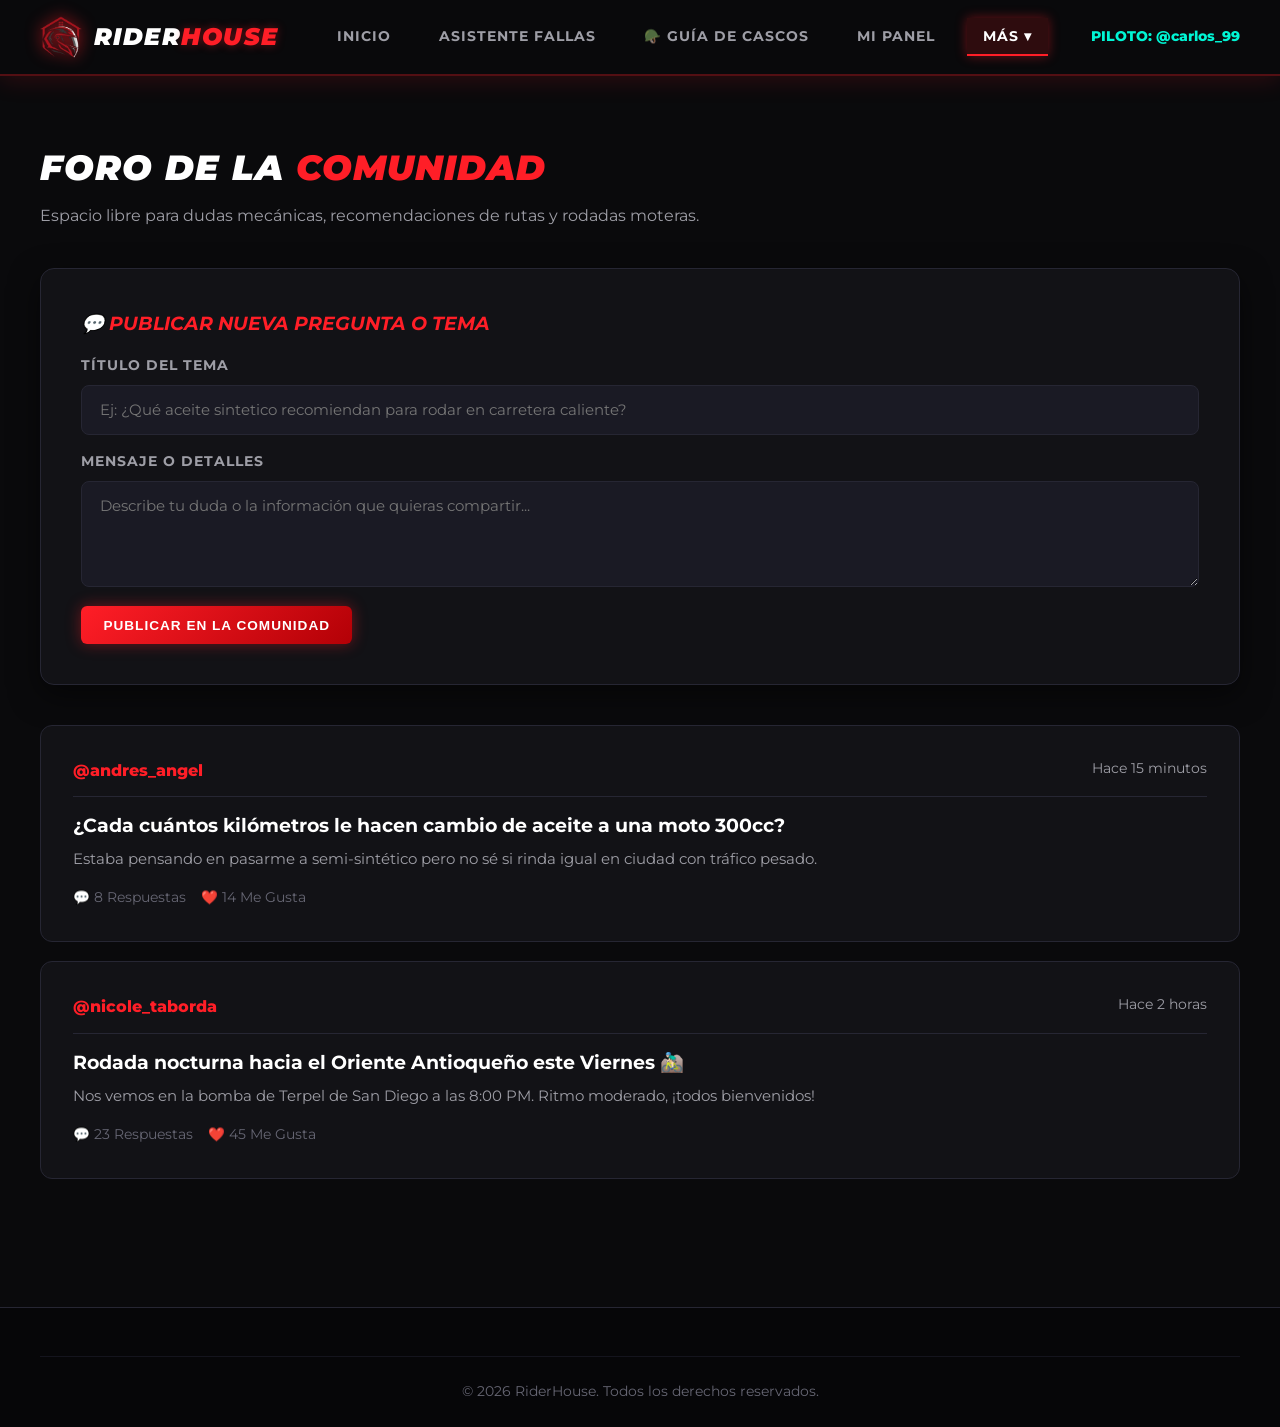
<file: foro.html>
<!DOCTYPE html>
<html lang="es">
<head>
    <meta charset="UTF-8">
    <meta name="viewport" content="width=device-width, initial-scale=1.0">
    <title>Foro Motero - RiderHouse</title>
    <link href="https://fonts.googleapis.com/css2?family=Montserrat:ital,wght@0,400;0,600;0,700;0,800;0,900;1,700;1,900&display=swap" rel="stylesheet">
    <link rel="stylesheet" href="css/styles.css">
</head>
<body>
    <header class="navbar">
        <a href="index.html" class="logo-container">
            <img src="img/logo.png" alt="RiderHouse Logo" class="logo-img" onerror="this.src='https://via.placeholder.com/42x42/ff1e27/FFFFFF?text=RH'">
            <span class="logo-text">RIDER<span>HOUSE</span></span>
        </a>
        <button class="mobile-nav-toggle" type="button" aria-label="Abrir menú de navegación" aria-expanded="false" aria-controls="primary-navigation">☰</button>
        <nav class="nav-links" id="primary-navigation">
            <a href="index.html">Inicio</a>
            <a href="asistente.html">Asistente Fallas</a>
            <a href="cascos.html">🪖 Guía de Cascos</a>
            <a href="dashboard.html">Mi Panel</a>
            <div class="dropdown">
                <button class="dropdown-btn active">Más ▾</button>
                <div class="dropdown-menu">
                    <a href="gastos.html">Gastos</a>
                    <a href="mantenimientos.html">Mantenimientos</a>
                    <a href="talleres.html">Talleres</a>
                    <a href="foro.html" class="active">Foro</a>
                </div>
            </div>
        </nav>
        <div class="auth-buttons">
            <span style="color:#00f5d4; font-weight:800; font-size:0.9rem;">PILOTO: @carlos_99</span>
        </div>
    </header>

    <main class="container section-space">
        <div class="section-title">
            <h2>Foro de la <span>Comunidad</span></h2>
            <p>Espacio libre para dudas mecánicas, recomendaciones de rutas y rodadas moteras.</p>
        </div>

        <div class="form-container" style="margin-bottom:2.5rem;">
            <h3 style="font-style:italic; text-transform:uppercase; margin-bottom:1rem; color:var(--accent-red);">💬 PUBLICAR NUEVA PREGUNTA O TEMA</h3>
            <form onsubmit="alert('¡Publicación enviada al foro comunidad!'); event.target.reset(); return false;">
                <div class="form-group" style="margin-bottom:1rem;">
                    <label>Título del Tema</label>
                    <input type="text" required placeholder="Ej: ¿Qué aceite sintetico recomiendan para rodar en carretera caliente?">
                </div>
                <div class="form-group" style="margin-bottom:1.2rem;">
                    <label>Mensaje o Detalles</label>
                    <textarea rows="4" required placeholder="Describe tu duda o la información que quieras compartir..."></textarea>
                </div>
                <button type="submit" class="btn btn-primary">Publicar en la Comunidad</button>
            </form>
        </div>

        <div style="display:flex; flex-direction:column; gap:1.2rem;">
            <div class="card" style="flex-direction:column; align-items:flex-start;">
                <div style="display:flex; justify-content:space-between; width:100%; border-bottom:1px solid var(--border-color); padding-bottom:0.8rem;">
                    <span style="color:var(--accent-red); font-weight:800;">@andres_angel</span>
                    <span style="color:var(--text-gray); font-size:0.85rem;">Hace 15 minutos</span>
                </div>
                <h4 style="font-size:1.2rem; margin-top:0.8rem; color:var(--text-white);">¿Cada cuántos kilómetros le hacen cambio de aceite a una moto 300cc?</h4>
                <p style="color:var(--text-gray); margin-top:0.4rem; font-size:0.95rem;">Estaba pensando en pasarme a semi-sintético pero no sé si rinda igual en ciudad con tráfico pesado.</p>
                <div style="margin-top:1rem; display:flex; gap:15px; font-size:0.85rem; color:var(--text-muted);">
                    <span>💬 8 Respuestas</span>
                    <span>❤️ 14 Me Gusta</span>
                </div>
            </div>

            <div class="card" style="flex-direction:column; align-items:flex-start;">
                <div style="display:flex; justify-content:space-between; width:100%; border-bottom:1px solid var(--border-color); padding-bottom:0.8rem;">
                    <span style="color:var(--accent-red); font-weight:800;">@nicole_taborda</span>
                    <span style="color:var(--text-gray); font-size:0.85rem;">Hace 2 horas</span>
                </div>
                <h4 style="font-size:1.2rem; margin-top:0.8rem; color:var(--text-white);">Rodada nocturna hacia el Oriente Antioqueño este Viernes 🚵🏻‍♂️</h4>
                <p style="color:var(--text-gray); margin-top:0.4rem; font-size:0.95rem;">Nos vemos en la bomba de Terpel de San Diego a las 8:00 PM. Ritmo moderado, ¡todos bienvenidos!</p>
                <div style="margin-top:1rem; display:flex; gap:15px; font-size:0.85rem; color:var(--text-muted);">
                    <span>💬 23 Respuestas</span>
                    <span>❤️ 45 Me Gusta</span>
                </div>
            </div>
        </div>
    </main>

    <footer class="footer">
        <div class="footer-bottom">
            <p>&copy; 2026 RiderHouse. Todos los derechos reservados.</p>
        </div>
    </footer>
    <script src="js/main.js"></script>
</body>
</html>
</file>
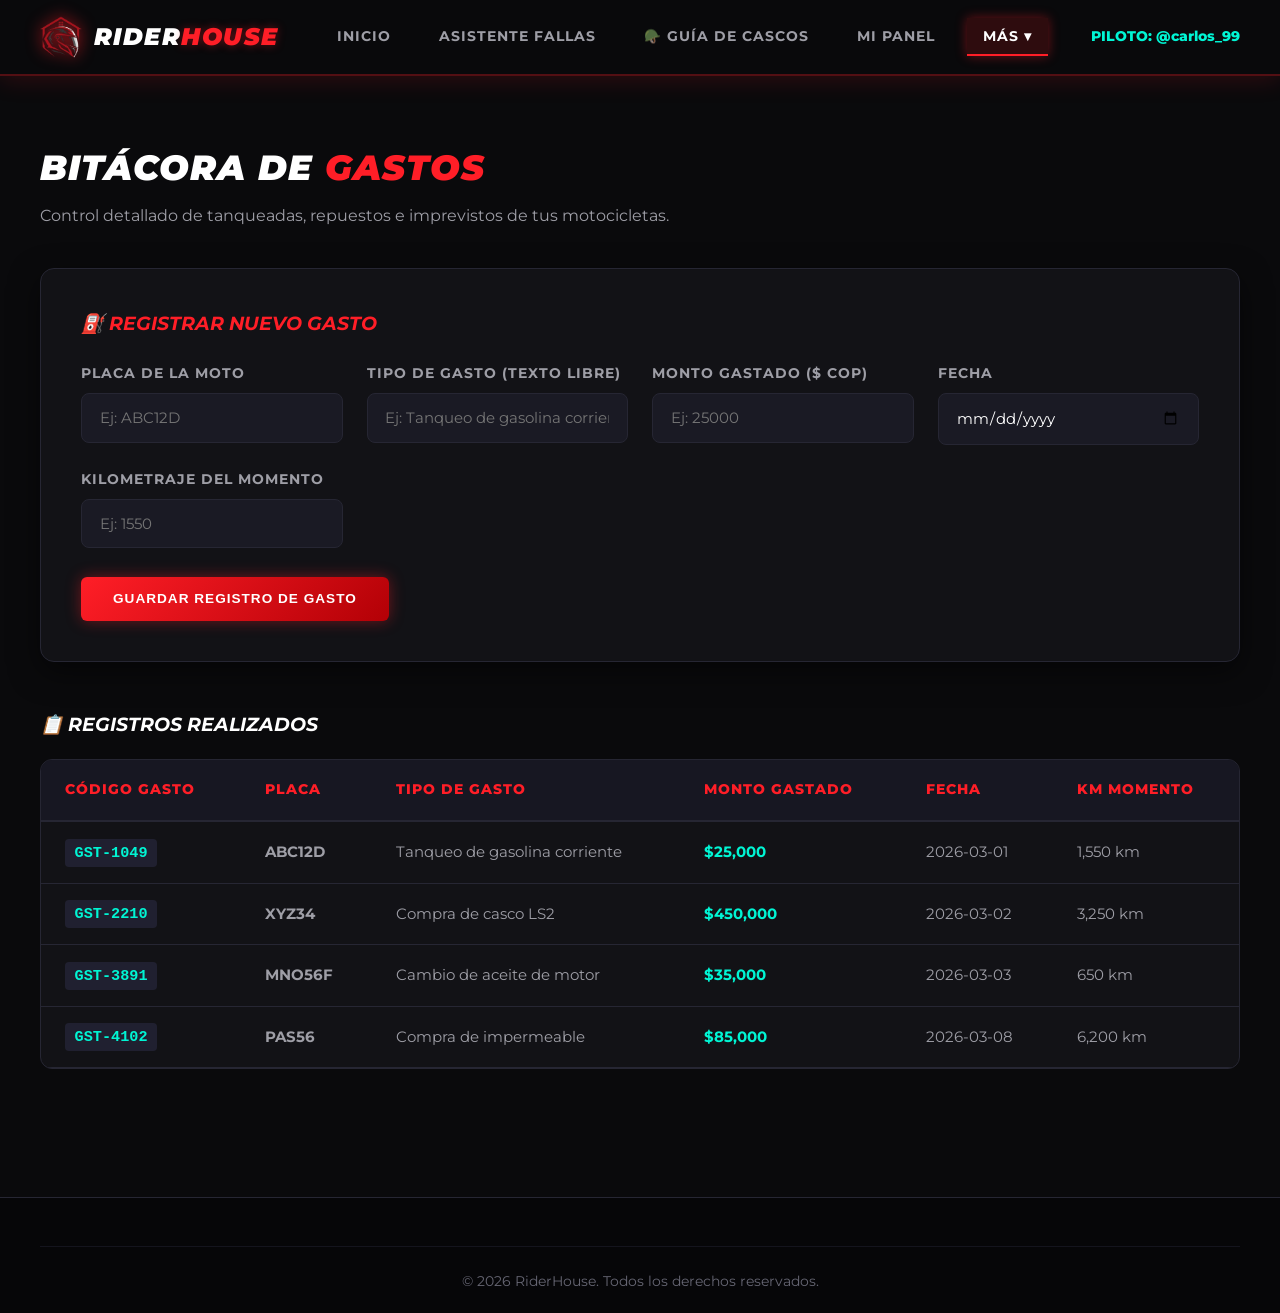
<file: gastos.html>
<!DOCTYPE html>
<html lang="es">
<head>
    <meta charset="UTF-8">
    <meta name="viewport" content="width=device-width, initial-scale=1.0">
    <title>Módulo de Gastos - RiderHouse</title>
    <link href="https://fonts.googleapis.com/css2?family=Montserrat:ital,wght@0,400;0,600;0,700;0,800;0,900;1,700;1,900&display=swap" rel="stylesheet">
    <link rel="stylesheet" href="css/styles.css">
</head>
<body>
    <header class="navbar">
        <a href="index.html" class="logo-container">
            <img src="img/logo.png" alt="RiderHouse Logo" class="logo-img" onerror="this.src='https://via.placeholder.com/42x42/ff1e27/FFFFFF?text=RH'">
            <span class="logo-text">RIDER<span>HOUSE</span></span>
        </a>
        <button class="mobile-nav-toggle" type="button" aria-label="Abrir menú de navegación" aria-expanded="false" aria-controls="primary-navigation">☰</button>
        <nav class="nav-links" id="primary-navigation">
            <a href="index.html">Inicio</a>
            <a href="asistente.html">Asistente Fallas</a>
            <a href="cascos.html">🪖 Guía de Cascos</a>
            <a href="dashboard.html">Mi Panel</a>
            <div class="dropdown">
                <button class="dropdown-btn active">Más ▾</button>
                <div class="dropdown-menu">
                    <a href="gastos.html" class="active">Gastos</a>
                    <a href="mantenimientos.html">Mantenimientos</a>
                    <a href="talleres.html">Talleres</a>
                    <a href="foro.html">Foro</a>
                </div>
            </div>
        </nav>
        <div class="auth-buttons">
            <span style="color:#00f5d4; font-weight:800; font-size:0.9rem;">PILOTO: @carlos_99</span>
        </div>
    </header>

    <main class="container section-space">
        <div class="section-title">
            <h2>Bitácora de <span>Gastos</span></h2>
            <p>Control detallado de tanqueadas, repuestos e imprevistos de tus motocicletas.</p>
        </div>

        <!-- FORMULARIO DE REGISTRO NUEVO GASTO -->
        <div class="form-container">
            <h3 style="font-style:italic; text-transform:uppercase; margin-bottom:1.5rem; color:var(--accent-red);">⛽ REGISTRAR NUEVO GASTO</h3>
            <form onsubmit="simularGuardarGasto(event)">
                <div class="form-grid">
                    <div class="form-group">
                        <label>Placa de la Moto</label>
                        <input type="text" id="gasto-placa" required placeholder="Ej: ABC12D" maxlength="6">
                    </div>
                    <div class="form-group">
                        <label>Tipo de Gasto (Texto Libre)</label>
                        <input type="text" id="gasto-tipo" required placeholder="Ej: Tanqueo de gasolina corriente / Compra de guantes">
                    </div>
                    <div class="form-group">
                        <label>Monto Gastado ($ COP)</label>
                        <input type="number" id="gasto-monto" required placeholder="Ej: 25000">
                    </div>
                    <div class="form-group">
                        <label>Fecha</label>
                        <input type="date" id="gasto-fecha" required>
                    </div>
                    <div class="form-group">
                        <label>Kilometraje del Momento</label>
                        <input type="number" id="gasto-km" required placeholder="Ej: 1550">
                    </div>
                </div>
                <button type="submit" class="btn btn-primary" style="padding:0.9rem 2rem;">Guardar Registro de Gasto</button>
            </form>
        </div>

        <!-- REGISTROS HISTÓRICOS DE GASTOS CON CÓDIGO AUTOGENERADO -->
        <h3 style="font-style:italic; text-transform:uppercase; margin-bottom:1.2rem;">📋 REGISTROS REALIZADOS</h3>
        <div class="table-responsive">
            <table>
                <thead>
                    <tr>
                        <th>Código Gasto</th>
                        <th>Placa</th>
                        <th>Tipo de Gasto</th>
                        <th>Monto Gastado</th>
                        <th>Fecha</th>
                        <th>Km Momento</th>
                    </tr>
                </thead>
                <tbody id="tabla-gastos-body">
                    <tr>
                        <td><span class="badge-code">GST-1049</span></td>
                        <td><strong>ABC12D</strong></td>
                        <td>Tanqueo de gasolina corriente</td>
                        <td style="color:#00f5d4; font-weight:bold;">$25,000</td>
                        <td>2026-03-01</td>
                        <td>1,550 km</td>
                    </tr>
                    <tr>
                        <td><span class="badge-code">GST-2210</span></td>
                        <td><strong>XYZ34</strong></td>
                        <td>Compra de casco LS2</td>
                        <td style="color:#00f5d4; font-weight:bold;">$450,000</td>
                        <td>2026-03-02</td>
                        <td>3,250 km</td>
                    </tr>
                    <tr>
                        <td><span class="badge-code">GST-3891</span></td>
                        <td><strong>MNO56F</strong></td>
                        <td>Cambio de aceite de motor</td>
                        <td style="color:#00f5d4; font-weight:bold;">$35,000</td>
                        <td>2026-03-03</td>
                        <td>650 km</td>
                    </tr>
                    <tr>
                        <td><span class="badge-code">GST-4102</span></td>
                        <td><strong>PAS56</strong></td>
                        <td>Compra de impermeable</td>
                        <td style="color:#00f5d4; font-weight:bold;">$85,000</td>
                        <td>2026-03-08</td>
                        <td>6,200 km</td>
                    </tr>
                </tbody>
            </table>
        </div>
    </main>

    <footer class="footer">
        <div class="footer-bottom">
            <p>&copy; 2026 RiderHouse. Todos los derechos reservados.</p>
        </div>
    </footer>
    <script src="js/main.js"></script>
</body>
</html>
</file>
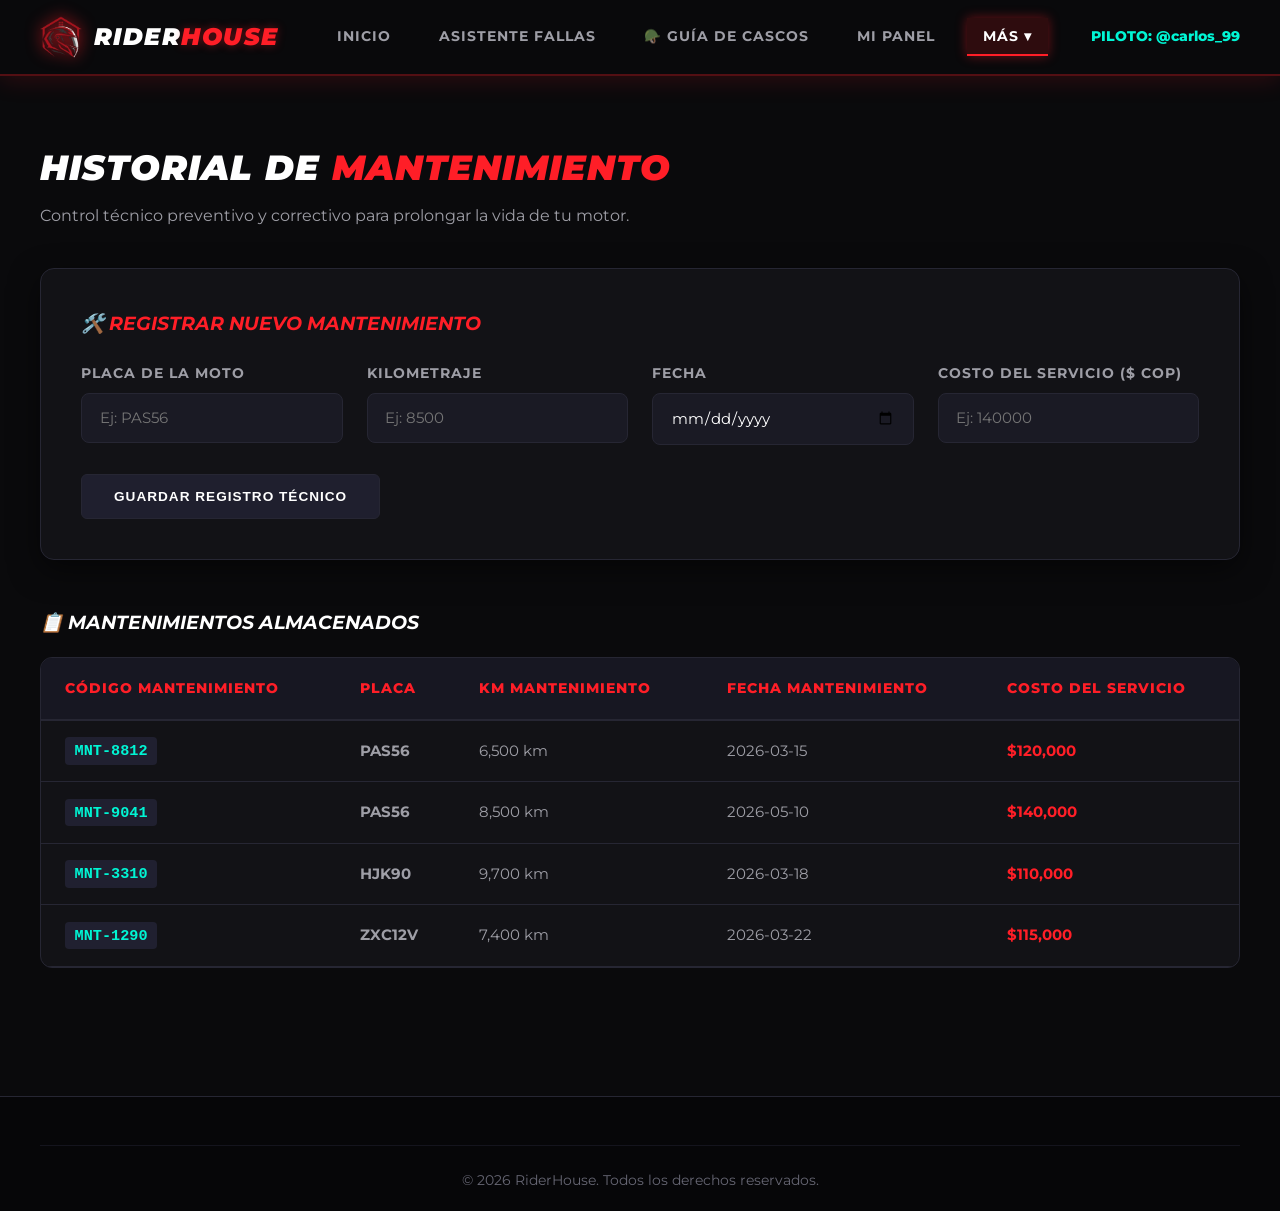
<file: mantenimientos.html>
<!DOCTYPE html>
<html lang="es">
<head>
    <meta charset="UTF-8">
    <meta name="viewport" content="width=device-width, initial-scale=1.0">
    <title>Mantenimientos - RiderHouse</title>
    <link href="https://fonts.googleapis.com/css2?family=Montserrat:ital,wght@0,400;0,600;0,700;0,800;0,900;1,700;1,900&display=swap" rel="stylesheet">
    <link rel="stylesheet" href="css/styles.css">
</head>
<body>
    <header class="navbar">
        <a href="index.html" class="logo-container">
            <img src="img/logo.png" alt="RiderHouse Logo" class="logo-img" onerror="this.src='https://via.placeholder.com/42x42/ff1e27/FFFFFF?text=RH'">
            <span class="logo-text">RIDER<span>HOUSE</span></span>
        </a>
        <button class="mobile-nav-toggle" type="button" aria-label="Abrir menú de navegación" aria-expanded="false" aria-controls="primary-navigation">☰</button>
        <nav class="nav-links" id="primary-navigation">
            <a href="index.html">Inicio</a>
            <a href="asistente.html">Asistente Fallas</a>
            <a href="cascos.html">🪖 Guía de Cascos</a>
            <a href="dashboard.html">Mi Panel</a>
            <div class="dropdown">
                <button class="dropdown-btn active">Más ▾</button>
                <div class="dropdown-menu">
                    <a href="gastos.html">Gastos</a>
                    <a href="mantenimientos.html" class="active">Mantenimientos</a>
                    <a href="talleres.html">Talleres</a>
                    <a href="foro.html">Foro</a>
                </div>
            </div>
        </nav>
        <div class="auth-buttons">
            <span style="color:#00f5d4; font-weight:800; font-size:0.9rem;">PILOTO: @carlos_99</span>
        </div>
    </header>

    <main class="container section-space">
        <div class="section-title">
            <h2>Historial de <span>Mantenimiento</span></h2>
            <p>Control técnico preventivo y correctivo para prolongar la vida de tu motor.</p>
        </div>

        <!-- FORMULARIO DE REGISTRO NUEVO MANTENIMIENTO -->
        <div class="form-container">
            <h3 style="font-style:italic; text-transform:uppercase; margin-bottom:1.5rem; color:var(--accent-red);">🛠️ REGISTRAR NUEVO MANTENIMIENTO</h3>
            <form onsubmit="simularGuardarMantenimiento(event)">
                <div class="form-grid">
                    <div class="form-group">
                        <label>Placa de la Moto</label>
                        <input type="text" id="mant-placa" required placeholder="Ej: PAS56" maxlength="6">
                    </div>
                    <div class="form-group">
                        <label>Kilometraje</label>
                        <input type="number" id="mant-km" required placeholder="Ej: 8500">
                    </div>
                    <div class="form-group">
                        <label>Fecha</label>
                        <input type="date" id="mant-fecha" required>
                    </div>
                    <div class="form-group">
                        <label>Costo del Servicio ($ COP)</label>
                        <input type="number" id="mant-costo" required placeholder="Ej: 140000">
                    </div>
                </div>
                <button type="submit" class="btn btn-secondary" style="padding:0.9rem 2rem;">Guardar Registro Técnico</button>
            </form>
        </div>

        <!-- REGISTROS HISTÓRICOS DE MANTENIMIENTO CON CÓDIGO AUTOGENERADO -->
        <h3 style="font-style:italic; text-transform:uppercase; margin-bottom:1.2rem;">📋 MANTENIMIENTOS ALMACENADOS</h3>
        <div class="table-responsive">
            <table>
                <thead>
                    <tr>
                        <th>Código Mantenimiento</th>
                        <th>Placa</th>
                        <th>Km Mantenimiento</th>
                        <th>Fecha Mantenimiento</th>
                        <th>Costo del Servicio</th>
                    </tr>
                </thead>
                <tbody id="tabla-mant-body">
                    <tr>
                        <td><span class="badge-code">MNT-8812</span></td>
                        <td><strong>PAS56</strong></td>
                        <td>6,500 km</td>
                        <td>2026-03-15</td>
                        <td style="color:var(--accent-red); font-weight:bold;">$120,000</td>
                    </tr>
                    <tr>
                        <td><span class="badge-code">MNT-9041</span></td>
                        <td><strong>PAS56</strong></td>
                        <td>8,500 km</td>
                        <td>2026-05-10</td>
                        <td style="color:var(--accent-red); font-weight:bold;">$140,000</td>
                    </tr>
                    <tr>
                        <td><span class="badge-code">MNT-3310</span></td>
                        <td><strong>HJK90</strong></td>
                        <td>9,700 km</td>
                        <td>2026-03-18</td>
                        <td style="color:var(--accent-red); font-weight:bold;">$110,000</td>
                    </tr>
                    <tr>
                        <td><span class="badge-code">MNT-1290</span></td>
                        <td><strong>ZXC12V</strong></td>
                        <td>7,400 km</td>
                        <td>2026-03-22</td>
                        <td style="color:var(--accent-red); font-weight:bold;">$115,000</td>
                    </tr>
                </tbody>
            </table>
        </div>
    </main>

    <footer class="footer">
        <div class="footer-bottom">
            <p>&copy; 2026 RiderHouse. Todos los derechos reservados.</p>
        </div>
    </footer>
    <script src="js/main.js"></script>
</body>
</html>
</file>
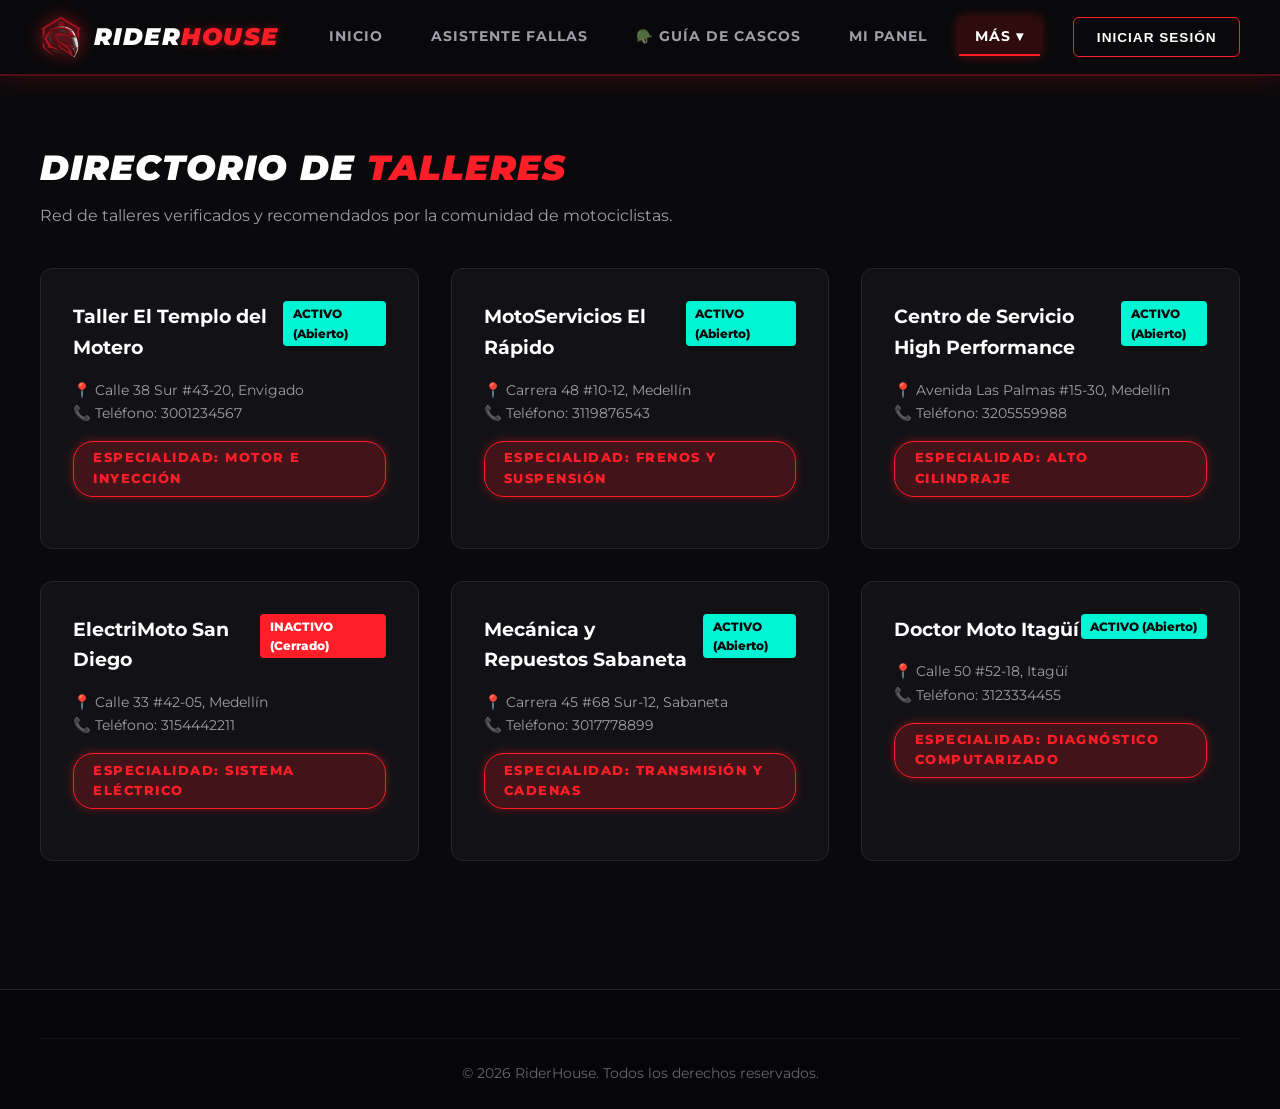
<file: talleres.html>
<!DOCTYPE html>
<html lang="es">
<head>
    <meta charset="UTF-8">
    <meta name="viewport" content="width=device-width, initial-scale=1.0">
    <title>Directorio de Talleres - RiderHouse</title>
    <link href="https://fonts.googleapis.com/css2?family=Montserrat:ital,wght@0,400;0,600;0,700;0,800;0,900;1,700;1,900&display=swap" rel="stylesheet">
    <link rel="stylesheet" href="css/styles.css">
</head>
<body>
    <header class="navbar">
        <a href="index.html" class="logo-container">
            <img src="img/logo.png" alt="RiderHouse Logo" class="logo-img" onerror="this.src='https://via.placeholder.com/42x42/ff1e27/FFFFFF?text=RH'">
            <span class="logo-text">RIDER<span>HOUSE</span></span>
        </a>
        <button class="mobile-nav-toggle" type="button" aria-label="Abrir menú de navegación" aria-expanded="false" aria-controls="primary-navigation">☰</button>
        <nav class="nav-links" id="primary-navigation">
            <a href="index.html">Inicio</a>
            <a href="asistente.html">Asistente Fallas</a>
            <a href="cascos.html">🪖 Guía de Cascos</a>
            <a href="dashboard.html">Mi Panel</a>
            <div class="dropdown">
                <button class="dropdown-btn active">Más ▾</button>
                <div class="dropdown-menu">
                    <a href="gastos.html">Gastos</a>
                    <a href="mantenimientos.html">Mantenimientos</a>
                    <a href="talleres.html" class="active">Talleres</a>
                    <a href="foro.html">Foro</a>
                </div>
            </div>
        </nav>
        <div class="auth-buttons">
            <button onclick="openModal('login')" class="btn btn-outline">Iniciar Sesión</button>
        </div>
    </header>

    <main class="container section-space">
        <div class="section-title">
            <h2>Directorio de <span>Talleres</span></h2>
            <p>Red de talleres verificados y recomendados por la comunidad de motociclistas.</p>
        </div>

        <div class="grid-cards">
            <!-- TALLER 1 -->
            <div class="card">
                <div style="display:flex; justify-content:space-between; align-items:flex-start; margin-bottom:1rem;">
                    <h3 style="font-size:1.2rem;">Taller El Templo del Motero</h3>
                    <span style="background:#00f5d4; color:#0a0a0c; font-weight:800; padding:0.2rem 0.6rem; border-radius:4px; font-size:0.75rem;">ACTIVO (Abierto)</span>
                </div>
                <p style="color:var(--text-gray); font-size:0.9rem;">📍 Calle 38 Sur #43-20, Envigado</p>
                <p style="color:var(--text-gray); font-size:0.9rem;">📞 Teléfono: 3001234567</p>
                <span class="badge" style="margin-top:1rem;">Especialidad: Motor e Inyección</span>
            </div>

            <!-- TALLER 2 -->
            <div class="card">
                <div style="display:flex; justify-content:space-between; align-items:flex-start; margin-bottom:1rem;">
                    <h3 style="font-size:1.2rem;">MotoServicios El Rápido</h3>
                    <span style="background:#00f5d4; color:#0a0a0c; font-weight:800; padding:0.2rem 0.6rem; border-radius:4px; font-size:0.75rem;">ACTIVO (Abierto)</span>
                </div>
                <p style="color:var(--text-gray); font-size:0.9rem;">📍 Carrera 48 #10-12, Medellín</p>
                <p style="color:var(--text-gray); font-size:0.9rem;">📞 Teléfono: 3119876543</p>
                <span class="badge" style="margin-top:1rem;">Especialidad: Frenos y Suspensión</span>
            </div>

            <!-- TALLER 3 -->
            <div class="card">
                <div style="display:flex; justify-content:space-between; align-items:flex-start; margin-bottom:1rem;">
                    <h3 style="font-size:1.2rem;">Centro de Servicio High Performance</h3>
                    <span style="background:#00f5d4; color:#0a0a0c; font-weight:800; padding:0.2rem 0.6rem; border-radius:4px; font-size:0.75rem;">ACTIVO (Abierto)</span>
                </div>
                <p style="color:var(--text-gray); font-size:0.9rem;">📍 Avenida Las Palmas #15-30, Medellín</p>
                <p style="color:var(--text-gray); font-size:0.9rem;">📞 Teléfono: 3205559988</p>
                <span class="badge" style="margin-top:1rem;">Especialidad: Alto Cilindraje</span>
            </div>

            <!-- TALLER 4 -->
            <div class="card">
                <div style="display:flex; justify-content:space-between; align-items:flex-start; margin-bottom:1rem;">
                    <h3 style="font-size:1.2rem;">ElectriMoto San Diego</h3>
                    <span style="background:#ff1e27; color:white; font-weight:800; padding:0.2rem 0.6rem; border-radius:4px; font-size:0.75rem;">INACTIVO (Cerrado)</span>
                </div>
                <p style="color:var(--text-gray); font-size:0.9rem;">📍 Calle 33 #42-05, Medellín</p>
                <p style="color:var(--text-gray); font-size:0.9rem;">📞 Teléfono: 3154442211</p>
                <span class="badge" style="margin-top:1rem;">Especialidad: Sistema Eléctrico</span>
            </div>

            <!-- TALLER 5 -->
            <div class="card">
                <div style="display:flex; justify-content:space-between; align-items:flex-start; margin-bottom:1rem;">
                    <h3 style="font-size:1.2rem;">Mecánica y Repuestos Sabaneta</h3>
                    <span style="background:#00f5d4; color:#0a0a0c; font-weight:800; padding:0.2rem 0.6rem; border-radius:4px; font-size:0.75rem;">ACTIVO (Abierto)</span>
                </div>
                <p style="color:var(--text-gray); font-size:0.9rem;">📍 Carrera 45 #68 Sur-12, Sabaneta</p>
                <p style="color:var(--text-gray); font-size:0.9rem;">📞 Teléfono: 3017778899</p>
                <span class="badge" style="margin-top:1rem;">Especialidad: Transmisión y Cadenas</span>
            </div>

            <!-- TALLER 6 -->
            <div class="card">
                <div style="display:flex; justify-content:space-between; align-items:flex-start; margin-bottom:1rem;">
                    <h3 style="font-size:1.2rem;">Doctor Moto Itagüí</h3>
                    <span style="background:#00f5d4; color:#0a0a0c; font-weight:800; padding:0.2rem 0.6rem; border-radius:4px; font-size:0.75rem;">ACTIVO (Abierto)</span>
                </div>
                <p style="color:var(--text-gray); font-size:0.9rem;">📍 Calle 50 #52-18, Itagüí</p>
                <p style="color:var(--text-gray); font-size:0.9rem;">📞 Teléfono: 3123334455</p>
                <span class="badge" style="margin-top:1rem;">Especialidad: Diagnóstico Computarizado</span>
            </div>
        </div>
    </main>

    <footer class="footer">
        <div class="footer-bottom">
            <p>&copy; 2026 RiderHouse. Todos los derechos reservados.</p>
        </div>
    </footer>
    <script src="js/main.js"></script>
</body>
</html>
</file>
<file: css/styles.css>
/* ============================================================
   RIDERHOUSE - ESTÉTIICA DEPORTIVA Y FUTURISTA (DARK & RED CYBER)
   ============================================================ */

:root {
    --bg-dark: #0a0a0c;
    --bg-card: #121216;
    --bg-card-hover: #181820;
    --bg-input: #1a1a24;
    --accent-red: #ff1e27;
    --accent-red-glow: rgba(255, 30, 39, 0.4);
    --accent-red-dark: #b30006;
    --border-color: #262633;
    --border-red: rgba(255, 30, 39, 0.3);
    --text-white: #ffffff;
    --text-gray: #9e9ea6;
    --text-muted: #666673;
    --font-main: 'Montserrat', sans-serif;
    --transition: all 0.3s cubic-bezier(0.4, 0, 0.2, 1);
}

* {
    margin: 0;
    padding: 0;
    box-sizing: border-box;
}

body {
    background-color: var(--bg-dark);
    color: var(--text-white);
    font-family: var(--font-main);
    line-height: 1.6;
    min-height: 100vh;
    display: flex;
    flex-direction: column;
}

/* --- HEADER & NAVBAR --- */
.navbar {
    display: flex;
    justify-content: space-between;
    align-items: center;
    padding: 1rem 2.5rem;
    background-color: rgba(10, 10, 12, 0.95);
    border-bottom: 2px solid var(--border-red);
    box-shadow: 0 4px 25px rgba(255, 30, 39, 0.15);
    position: sticky;
    top: 0;
    z-index: 100;
    backdrop-filter: blur(10px);
}

.logo-container {
    display: flex;
    align-items: center;
    gap: 12px;
    text-decoration: none;
}

.logo-img {
    height: 42px;
    filter: drop-shadow(0 0 8px var(--accent-red));
}

.logo-text {
    font-weight: 900;
    font-size: 1.5rem;
    letter-spacing: 1.5px;
    color: var(--text-white);
    font-style: italic;
}

.logo-text span {
    color: var(--accent-red);
    text-shadow: 0 0 10px var(--accent-red-glow);
}

.nav-links {
    display: flex;
    gap: 1rem;
    align-items: center;
}

.mobile-nav-toggle {
    display: none;
}

.nav-links a {
    color: var(--text-gray);
    text-decoration: none;
    font-weight: 700;
    font-size: 0.85rem;
    text-transform: uppercase;
    letter-spacing: 1px;
    padding: 0.6rem 1rem;
    border-radius: 6px;
    transition: var(--transition);
}

.nav-links a:hover, .nav-links a.active {
    color: var(--text-white);
    background: rgba(255, 30, 39, 0.15);
    border-bottom: 2px solid var(--accent-red);
    box-shadow: 0 0 12px var(--accent-red-glow);
}

/* DROPDOWN MENU */
.dropdown {
    position: relative;
}

.dropdown-btn {
    background: none;
    border: none;
    color: var(--text-gray);
    font-family: var(--font-main);
    font-weight: 700;
    font-size: 0.85rem;
    text-transform: uppercase;
    letter-spacing: 1px;
    padding: 0.6rem 1rem;
    cursor: pointer;
    display: flex;
    align-items: center;
    gap: 6px;
    transition: var(--transition);
}

.dropdown-btn:hover, .dropdown-btn.active {
    color: var(--text-white);
    background: rgba(255, 30, 39, 0.15);
    border-bottom: 2px solid var(--accent-red);
    box-shadow: 0 0 12px var(--accent-red-glow);
}

.dropdown-menu {
    display: none;
    position: absolute;
    top: 100%;
    right: 0;
    background-color: var(--bg-card);
    border: 1px solid var(--border-red);
    border-radius: 8px;
    min-width: 200px;
    box-shadow: 0 10px 30px rgba(0,0,0,0.8), 0 0 15px var(--accent-red-glow);
    padding: 0.5rem 0;
    z-index: 120;
}

.dropdown-menu a {
    display: block;
    padding: 0.7rem 1.2rem;
    border-bottom: none !important;
}

.dropdown:hover .dropdown-menu {
    display: block;
    animation: fadeIn 0.3s ease;
}

/* BUTTONS */
.auth-buttons {
    display: flex;
    gap: 12px;
}

.btn {
    padding: 0.7rem 1.4rem;
    border-radius: 6px;
    font-weight: 800;
    font-size: 0.85rem;
    text-transform: uppercase;
    letter-spacing: 1px;
    text-decoration: none;
    cursor: pointer;
    border: none;
    transition: var(--transition);
    display: inline-flex;
    align-items: center;
    justify-content: center;
    gap: 8px;
}

.btn-primary {
    background: linear-gradient(135deg, var(--accent-red) 0%, var(--accent-red-dark) 100%);
    color: var(--text-white);
    box-shadow: 0 0 15px var(--accent-red-glow);
}

.btn-primary:hover {
    transform: translateY(-2px);
    box-shadow: 0 0 25px rgba(255, 30, 39, 0.7);
}

.btn-secondary {
    background: #1f1f2e;
    color: var(--text-white);
    border: 1px solid var(--border-color);
}

.btn-secondary:hover {
    background: #2b2b3d;
    border-color: var(--accent-red);
}

.btn-outline {
    background: transparent;
    border: 1px solid var(--accent-red);
    color: var(--text-white);
}

.btn-outline:hover {
    background: rgba(255, 30, 39, 0.2);
    box-shadow: 0 0 15px var(--accent-red-glow);
}

.btn-block {
    width: 100%;
}

/* MAIN LAYOUT */
.container {
    max-width: 1200px;
    margin: 0 auto;
    padding: 0 2rem;
    width: 100%;
    flex: 1;
}

.section-space {
    padding: 4rem 0;
}

.section-title {
    margin-bottom: 2.5rem;
    position: relative;
}

.section-title h2 {
    font-size: 2.2rem;
    font-weight: 900;
    text-transform: uppercase;
    letter-spacing: 1px;
    font-style: italic;
}

.section-title h2 span {
    color: var(--accent-red);
}

.section-title p {
    color: var(--text-gray);
    margin-top: 0.4rem;
}

/* ABOUT */
.about-content {
    padding: 2rem;
    background: var(--bg-card);
    border: 1px solid var(--border-color);
    border-left: 3px solid var(--accent-red);
    border-radius: 8px;
}

.about-content p,
.about-content blockquote {
    color: var(--text-gray);
    line-height: 1.8;
}

.about-content strong {
    color: var(--text-white);
}

.about-content h3 {
    margin: 1.5rem 0 0.5rem;
    color: var(--accent-red);
    font-size: 1.2rem;
    text-transform: uppercase;
    letter-spacing: 1px;
}

.about-content blockquote {
    padding-left: 1rem;
    border-left: 2px solid var(--border-red);
    font-style: italic;
}

/* FAQ */
.faq-list {
    display: grid;
    gap: 1rem;
}

.faq-item {
    background: var(--bg-card);
    border: 1px solid var(--border-color);
    border-radius: 8px;
    transition: var(--transition);
}

.faq-item[open] {
    border-color: var(--border-red);
    box-shadow: 0 0 15px var(--accent-red-glow);
}

.faq-item summary {
    position: relative;
    padding: 1.2rem 3.5rem 1.2rem 1.25rem;
    color: var(--text-white);
    font-weight: 700;
    cursor: pointer;
    list-style: none;
}

.faq-item summary::-webkit-details-marker {
    display: none;
}

.faq-item summary::after {
    content: "+";
    position: absolute;
    right: 1.25rem;
    color: var(--accent-red);
    font-size: 1.4rem;
    line-height: 1;
}

.faq-item[open] summary::after {
    content: "−";
}

.faq-item summary:focus-visible {
    outline: 2px solid var(--accent-red);
    outline-offset: -3px;
    border-radius: 8px;
}

.faq-item p {
    padding: 0 1.25rem 1.25rem;
    color: var(--text-gray);
    line-height: 1.7;
}

/* HERO CAROUSEL */
.hero-carousel-container {
    position: relative;
    height: 70vh;
    min-height: 480px;
    overflow: hidden;
    border-bottom: 2px solid var(--border-red);
}

.carousel {
    height: 100%;
    width: 100%;
    position: relative;
}

.slide {
    position: absolute;
    top: 0;
    left: 0;
    width: 100%;
    height: 100%;
    background-size: cover;
    background-position: center;
    opacity: 0;
    transition: opacity 0.8s ease-in-out;
    display: flex;
    align-items: center;
    justify-content: center;
    text-align: center;
}

.slide.active {
    opacity: 1;
}

.hero-content {
    max-width: 850px;
    padding: 2rem;
    z-index: 2;
}

.badge {
    background: rgba(255, 30, 39, 0.2);
    color: var(--accent-red);
    border: 1px solid var(--accent-red);
    padding: 0.4rem 1.2rem;
    border-radius: 20px;
    font-size: 0.8rem;
    font-weight: 800;
    text-transform: uppercase;
    letter-spacing: 1.5px;
    display: inline-block;
    margin-bottom: 1.2rem;
    box-shadow: 0 0 10px var(--accent-red-glow);
}

.hero-content h1 {
    font-size: 3.5rem;
    font-weight: 900;
    font-style: italic;
    margin-bottom: 1rem;
    line-height: 1.1;
}

.hero-content h1 span {
    color: var(--accent-red);
    text-shadow: 0 0 20px var(--accent-red-glow);
}

.hero-content p {
    color: var(--text-gray);
    font-size: 1.1rem;
    margin-bottom: 2rem;
}

.hero-actions {
    display: flex;
    gap: 1.5rem;
    justify-content: center;
}

.carousel-btn {
    position: absolute;
    top: 50%;
    transform: translateY(-50%);
    background: rgba(10, 10, 12, 0.7);
    color: var(--text-white);
    border: 1px solid var(--border-red);
    padding: 1rem 1.2rem;
    cursor: pointer;
    font-size: 1.5rem;
    border-radius: 50%;
    z-index: 10;
    transition: var(--transition);
}

.carousel-btn:hover {
    background: var(--accent-red);
    box-shadow: 0 0 15px var(--accent-red-glow);
}

.carousel-btn.prev { left: 25px; }
.carousel-btn.next { right: 25px; }

.carousel-dots {
    position: absolute;
    bottom: 25px;
    left: 50%;
    transform: translateX(-50%);
    display: flex;
    gap: 12px;
    z-index: 10;
}

.dot {
    width: 14px;
    height: 14px;
    background: rgba(255, 255, 255, 0.3);
    border-radius: 50%;
    cursor: pointer;
    transition: var(--transition);
}

.dot.active {
    background: var(--accent-red);
    box-shadow: 0 0 10px var(--accent-red-glow);
    transform: scale(1.2);
}

/* CARDS & GRIDS */
.grid-cards {
    display: grid;
    grid-template-columns: repeat(auto-fit, minmax(320px, 1fr));
    gap: 2rem;
    margin-top: 1.5rem;
}

.card {
    background-color: var(--bg-card);
    border: 1px solid var(--border-color);
    border-radius: 12px;
    padding: 2rem;
    transition: var(--transition);
    position: relative;
    overflow: hidden;
}

.card:hover {
    border-color: var(--accent-red);
    transform: translateY(-4px);
    box-shadow: 0 10px 25px rgba(0,0,0,0.5), 0 0 15px var(--accent-red-glow);
}

.card-icon {
    font-size: 2.5rem;
    margin-bottom: 1rem;
}

.moto-header {
    display: flex;
    justify-content: space-between;
    align-items: flex-start;
    margin-bottom: 1.2rem;
    padding-bottom: 1rem;
    border-bottom: 1px solid var(--border-color);
}

.moto-tag {
    background: var(--accent-red);
    color: white;
    font-weight: 800;
    padding: 0.3rem 0.8rem;
    border-radius: 4px;
    font-size: 0.85rem;
}

/* ALERT CARDS */
.alert-card {
    border-left: 5px solid var(--border-color);
}

.alert-card.warning { border-left-color: #ffb703; }
.alert-card.danger { border-left-color: var(--accent-red); }
.alert-card.success { border-left-color: #00f5d4; }

.alert-status {
    font-weight: 800;
    font-size: 1rem;
    margin: 0.4rem 0;
}

.alert-card.warning .alert-status { color: #ffb703; }
.alert-card.danger .alert-status { color: var(--accent-red); }
.alert-card.success .alert-status { color: #00f5d4; }

/* FORMS & TABLES */
.form-container {
    background: var(--bg-card);
    border: 1px solid var(--border-color);
    border-radius: 14px;
    padding: 2.5rem;
    margin-bottom: 3rem;
    box-shadow: 0 10px 30px rgba(0,0,0,0.5);
}

.form-grid {
    display: grid;
    grid-template-columns: repeat(auto-fit, minmax(240px, 1fr));
    gap: 1.5rem;
    margin-bottom: 1.8rem;
}

.form-group {
    display: flex;
    flex-direction: column;
    gap: 0.5rem;
}

.form-group.full-width {
    grid-column: 1 / -1;
}

.form-group label {
    font-size: 0.85rem;
    font-weight: 700;
    text-transform: uppercase;
    letter-spacing: 1px;
    color: var(--text-gray);
}

.form-group input, .form-group select, .form-group textarea {
    background-color: var(--bg-input);
    border: 1px solid var(--border-color);
    color: var(--text-white);
    padding: 0.9rem 1.1rem;
    border-radius: 8px;
    font-family: var(--font-main);
    font-size: 0.95rem;
    transition: var(--transition);
}

.form-group input:focus, .form-group select:focus, .form-group textarea:focus {
    outline: none;
    border-color: var(--accent-red);
    box-shadow: 0 0 12px var(--accent-red-glow);
}

.table-responsive {
    overflow-x: auto;
    background: var(--bg-card);
    border: 1px solid var(--border-color);
    border-radius: 12px;
}

table {
    width: 100%;
    border-collapse: collapse;
    text-align: left;
}

th {
    background: #171722;
    padding: 1.2rem 1.5rem;
    font-size: 0.85rem;
    font-weight: 800;
    text-transform: uppercase;
    letter-spacing: 1px;
    color: var(--accent-red);
    border-bottom: 2px solid var(--border-color);
}

td {
    padding: 1.1rem 1.5rem;
    border-bottom: 1px solid var(--border-color);
    font-size: 0.95rem;
    color: var(--text-gray);
}

tr:hover td {
    background-color: var(--bg-card-hover);
    color: var(--text-white);
}

.badge-code {
    background: #202030;
    color: #00f5d4;
    font-family: monospace;
    padding: 0.3rem 0.6rem;
    border-radius: 4px;
    font-weight: 700;
}

/* HELMET SELECTOR TAB SYSTEM */
.tab-buttons {
    display: flex;
    gap: 1rem;
    flex-wrap: wrap;
    margin-bottom: 2.5rem;
}

.tab-btn {
    flex: 1;
    min-width: 220px;
    padding: 1.2rem 1.5rem;
    background: var(--bg-card);
    border: 1px solid var(--border-color);
    color: var(--text-gray);
    font-family: var(--font-main);
    font-weight: 800;
    font-size: 0.9rem;
    text-transform: uppercase;
    border-radius: 10px;
    cursor: pointer;
    transition: var(--transition);
    text-align: center;
}

.tab-btn:hover, .tab-btn.active {
    background: linear-gradient(135deg, rgba(255, 30, 39, 0.2) 0%, rgba(10, 10, 12, 0.8) 100%);
    border-color: var(--accent-red);
    color: var(--text-white);
    box-shadow: 0 0 15px var(--accent-red-glow);
}

.tab-content {
    display: none;
    animation: fadeIn 0.4s ease;
}

.tab-content.active {
    display: block;
}

/* MODAL */
.modal {
    display: none;
    position: fixed;
    top: 0;
    left: 0;
    width: 100%;
    height: 100%;
    background: rgba(0, 0, 0, 0.85);
    backdrop-filter: blur(8px);
    z-index: 200;
    justify-content: center;
    align-items: center;
    padding: 1.5rem;
}

.modal-content {
    background: var(--bg-card);
    border: 1px solid var(--border-red);
    border-radius: 14px;
    padding: 2.8rem;
    width: 100%;
    max-width: 520px;
    position: relative;
    box-shadow: 0 0 35px var(--accent-red-glow);
    max-height: 90vh;
    overflow-y: auto;
}

.close-btn {
    position: absolute;
    top: 20px;
    right: 25px;
    font-size: 2rem;
    cursor: pointer;
    color: var(--text-gray);
    transition: var(--transition);
}

.close-btn:hover {
    color: var(--accent-red);
}

/* SEARCH & FILTERS */
.search-box {
    margin-bottom: 2.5rem;
}

.search-box input {
    width: 100%;
    padding: 1.2rem 1.8rem;
    background: var(--bg-card);
    border: 1px solid var(--border-color);
    border-radius: 10px;
    color: var(--text-white);
    font-size: 1rem;
    font-family: var(--font-main);
    transition: var(--transition);
}

.search-box input:focus {
    border-color: var(--accent-red);
    box-shadow: 0 0 15px var(--accent-red-glow);
}

/* FOOTER */
.footer {
    background: #060608;
    border-top: 1px solid var(--border-color);
    padding: 3rem 2.5rem 1.5rem 2.5rem;
    margin-top: 4rem;
}

.footer-content {
    max-width: 1200px;
    margin: 0 auto;
    display: grid;
    grid-template-columns: repeat(auto-fit, minmax(250px, 1fr));
    gap: 2.5rem;
    margin-bottom: 2.5rem;
}

.footer-col h4 {
    color: var(--accent-red);
    font-size: 1rem;
    text-transform: uppercase;
    letter-spacing: 1px;
    margin-bottom: 1.2rem;
}

.footer-col p, .footer-col a {
    color: var(--text-gray);
    font-size: 0.9rem;
    text-decoration: none;
    margin-bottom: 0.6rem;
    display: block;
    transition: var(--transition);
}

.footer-col a:hover {
    color: var(--text-white);
}

.footer-bottom {
    text-align: center;
    border-top: 1px solid #14141d;
    padding-top: 1.5rem;
    color: var(--text-muted);
    font-size: 0.85rem;
}

@keyframes fadeIn {
    from { opacity: 0; transform: translateY(10px); }
    to { opacity: 1; transform: translateY(0); }
}

/* RESPONSIVE DESIGN FOR SMARTPHONES */
@media (max-width: 768px) {
    .navbar {
        padding: 1rem;
        flex-wrap: wrap;
        row-gap: 0.75rem;
    }

    .logo-container {
        margin-right: auto;
        min-width: 0;
    }

    .mobile-nav-toggle {
        display: inline-flex;
        align-items: center;
        justify-content: center;
        min-width: 44px;
        min-height: 44px;
        padding: 0.5rem 0.75rem;
        color: var(--text-white);
        background: var(--bg-card);
        border: 1px solid var(--border-red);
        border-radius: 6px;
        font-size: 1.4rem;
        cursor: pointer;
    }
    
    .nav-links {
        display: none;
        width: 100%;
        flex-direction: column;
        align-items: stretch;
        gap: 0.25rem;
        margin-top: 0.25rem;
    }
    
    .nav-links.show {
        display: flex;
    }

    .nav-links > a,
    .nav-links .dropdown-btn {
        justify-content: center;
        width: 100%;
        text-align: center;
    }

    .dropdown {
        width: 100%;
    }

    .dropdown-btn {
        display: none;
    }

    .dropdown-menu {
        display: flex;
        position: static;
        flex-direction: column;
        width: 100%;
        min-width: 0;
        padding: 0;
        border: 0;
        border-radius: 0;
        background: transparent;
        box-shadow: none;
    }

    .dropdown:hover .dropdown-menu {
        display: flex;
    }

    .dropdown-menu a {
        text-align: center;
    }

    .auth-buttons {
        width: 100%;
        flex-wrap: wrap;
        justify-content: center;
        gap: 0.75rem;
        padding-top: 0.75rem;
        border-top: 1px solid var(--border-color);
    }

    .auth-buttons .btn {
        flex: 1 1 130px;
        max-width: 200px;
    }

    .hero-content h1 {
        font-size: 2.2rem;
    }

    .hero-actions {
        flex-direction: column;
        gap: 1rem;
    }

    .form-container {
        padding: 1.5rem;
    }

    .tab-buttons {
        flex-direction: column;
    }

    .tab-btn {
        width: 100%;
    }
}
</file>
